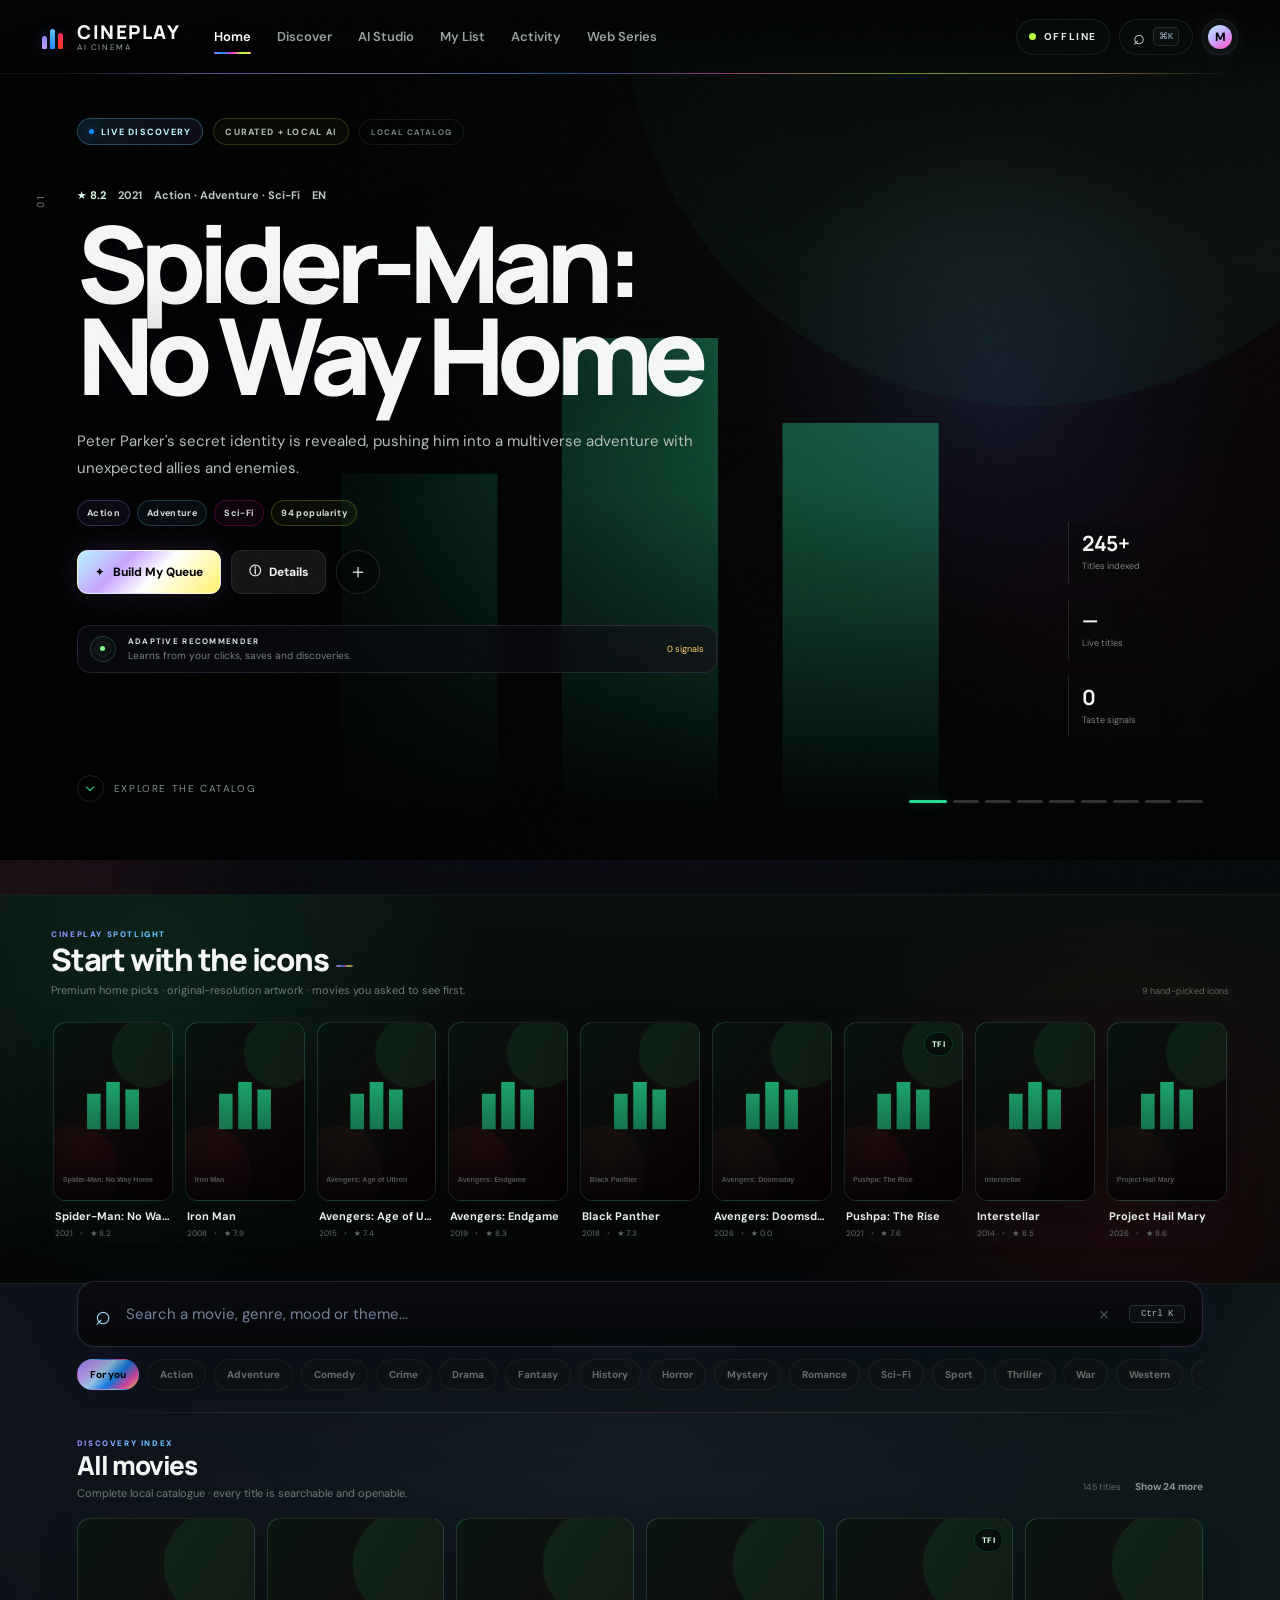
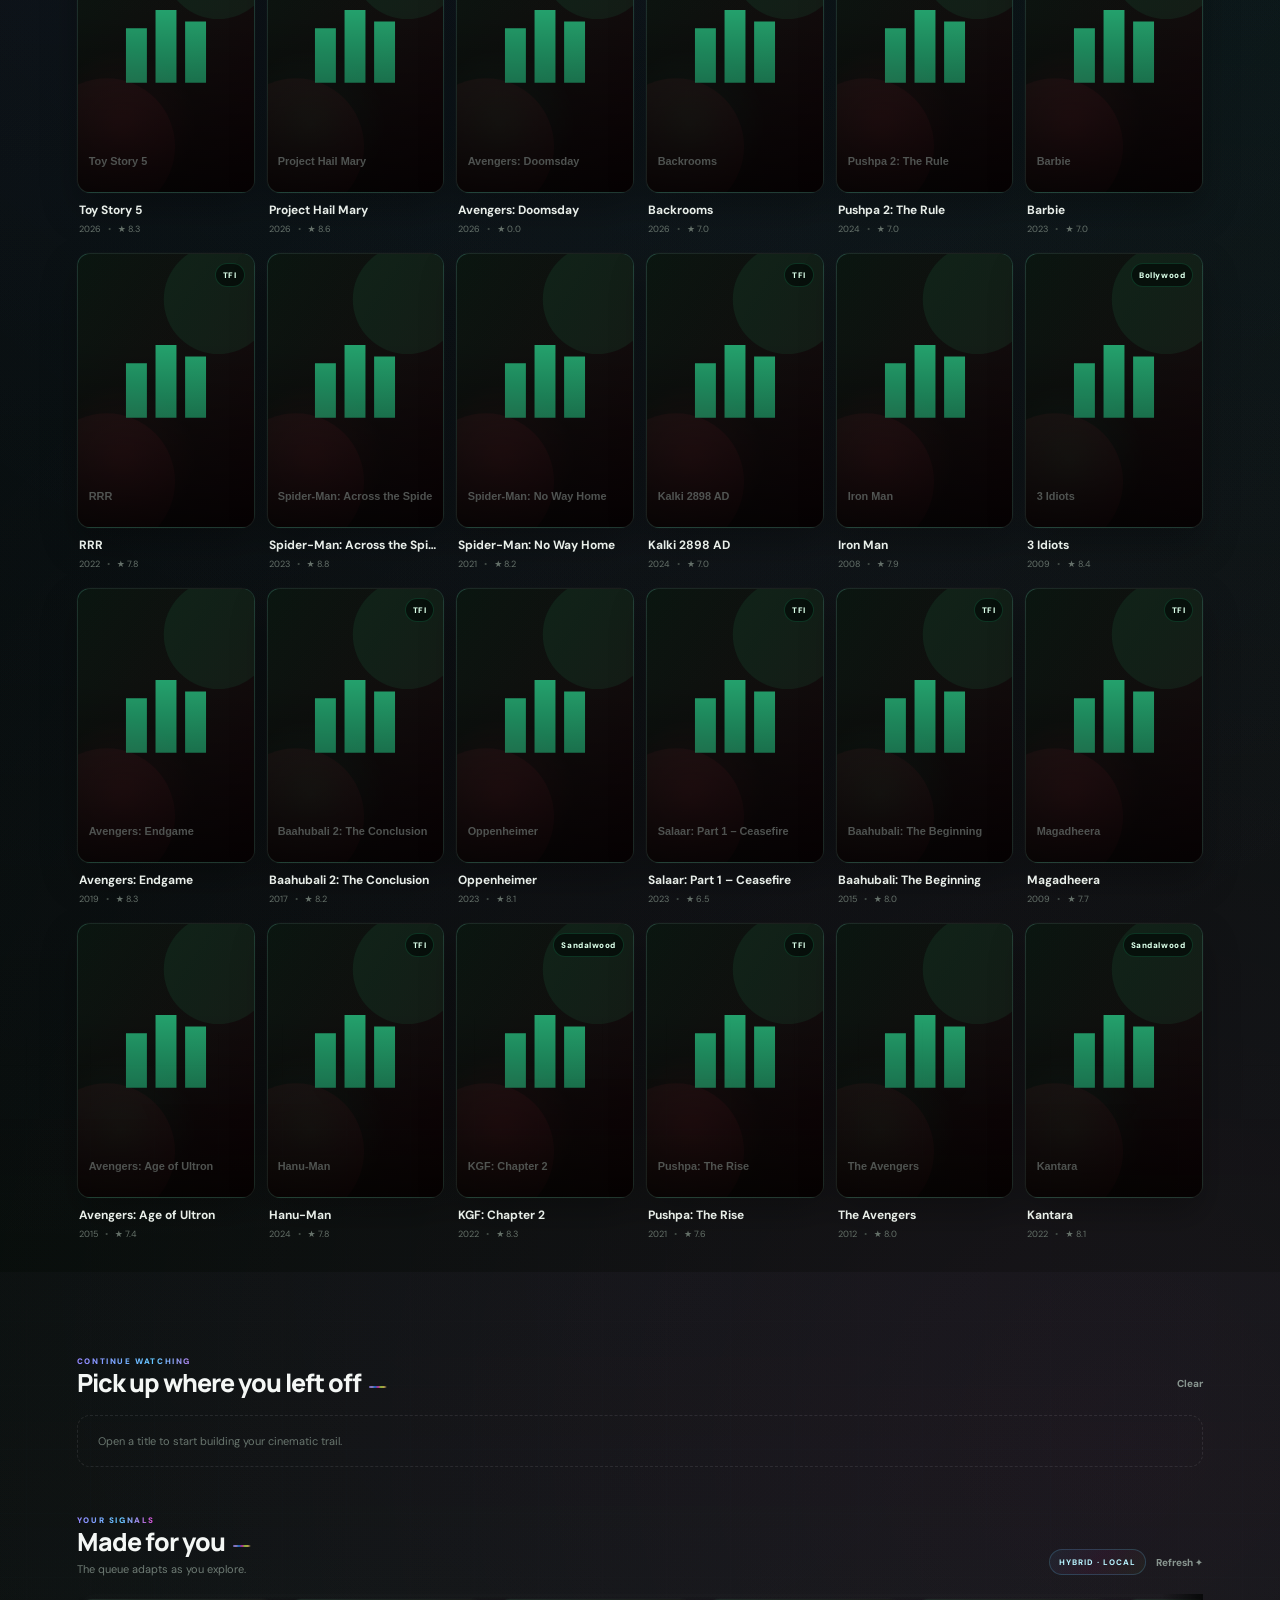
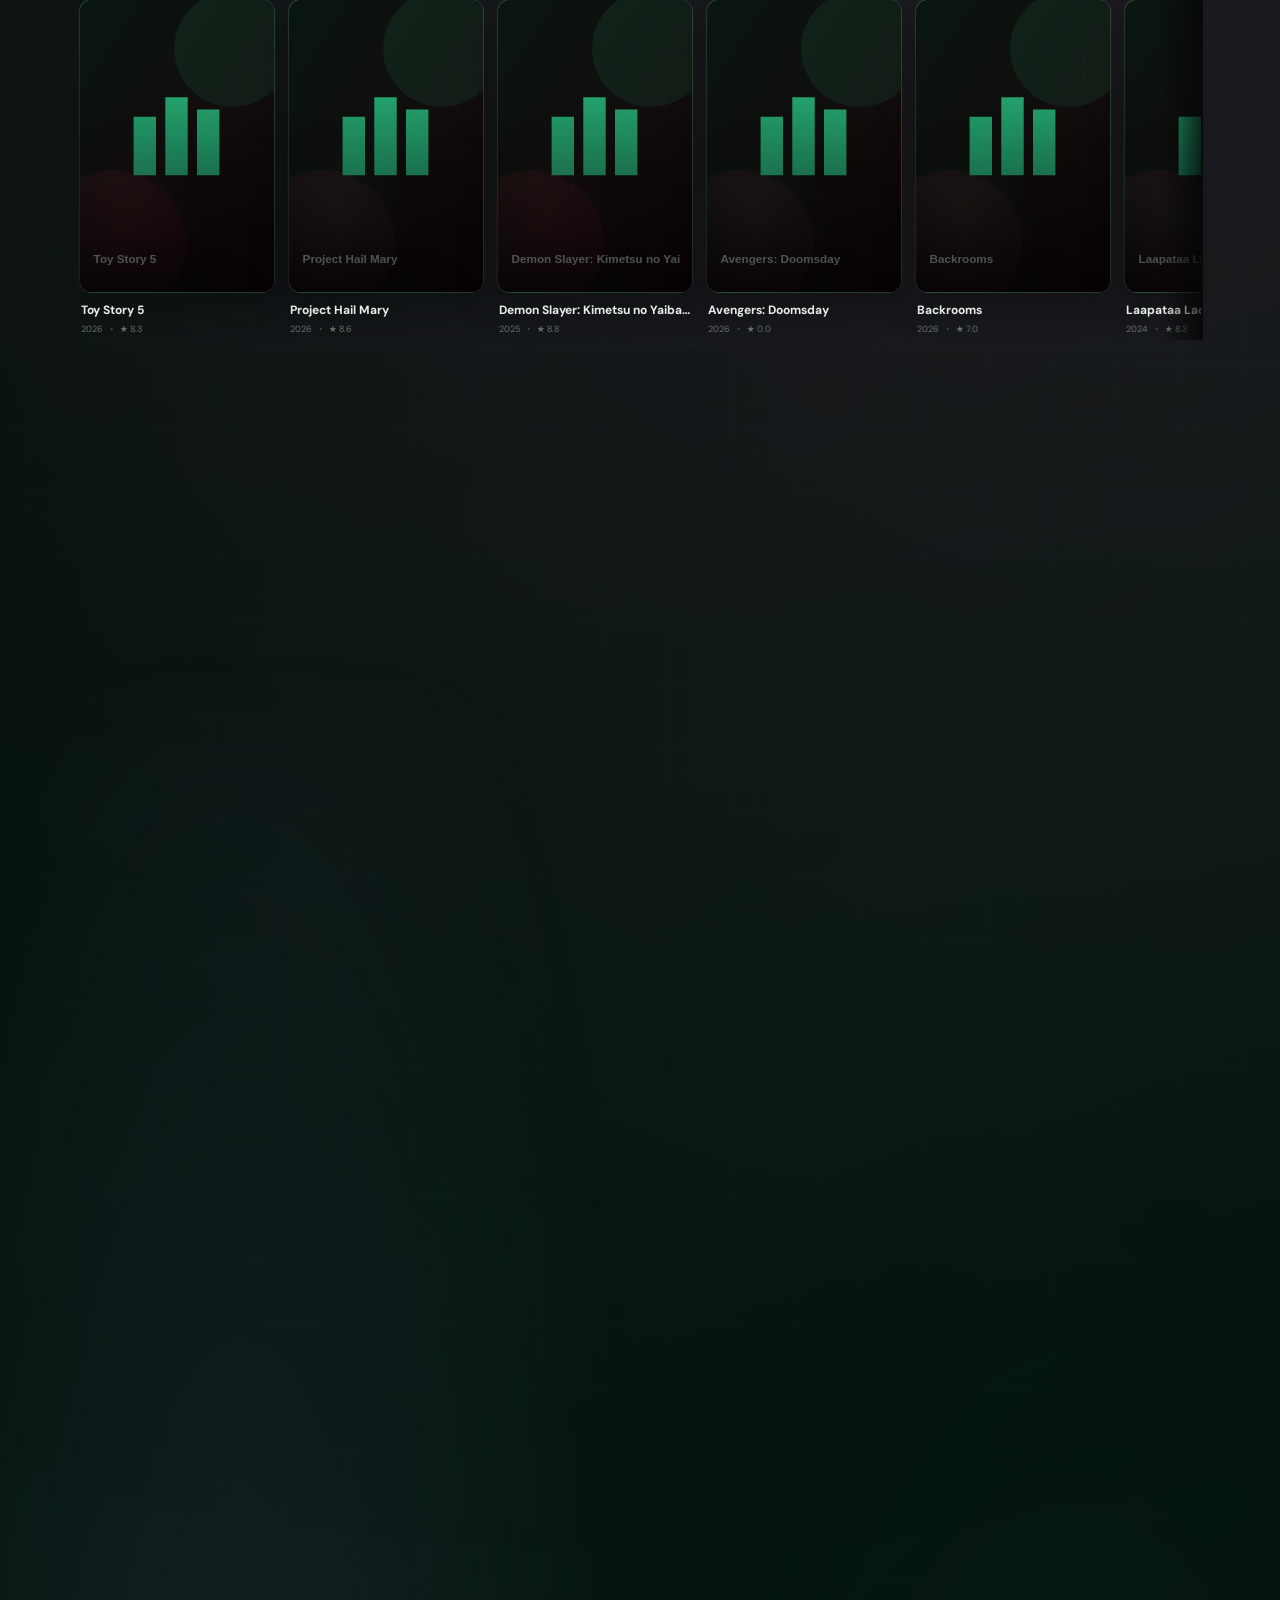
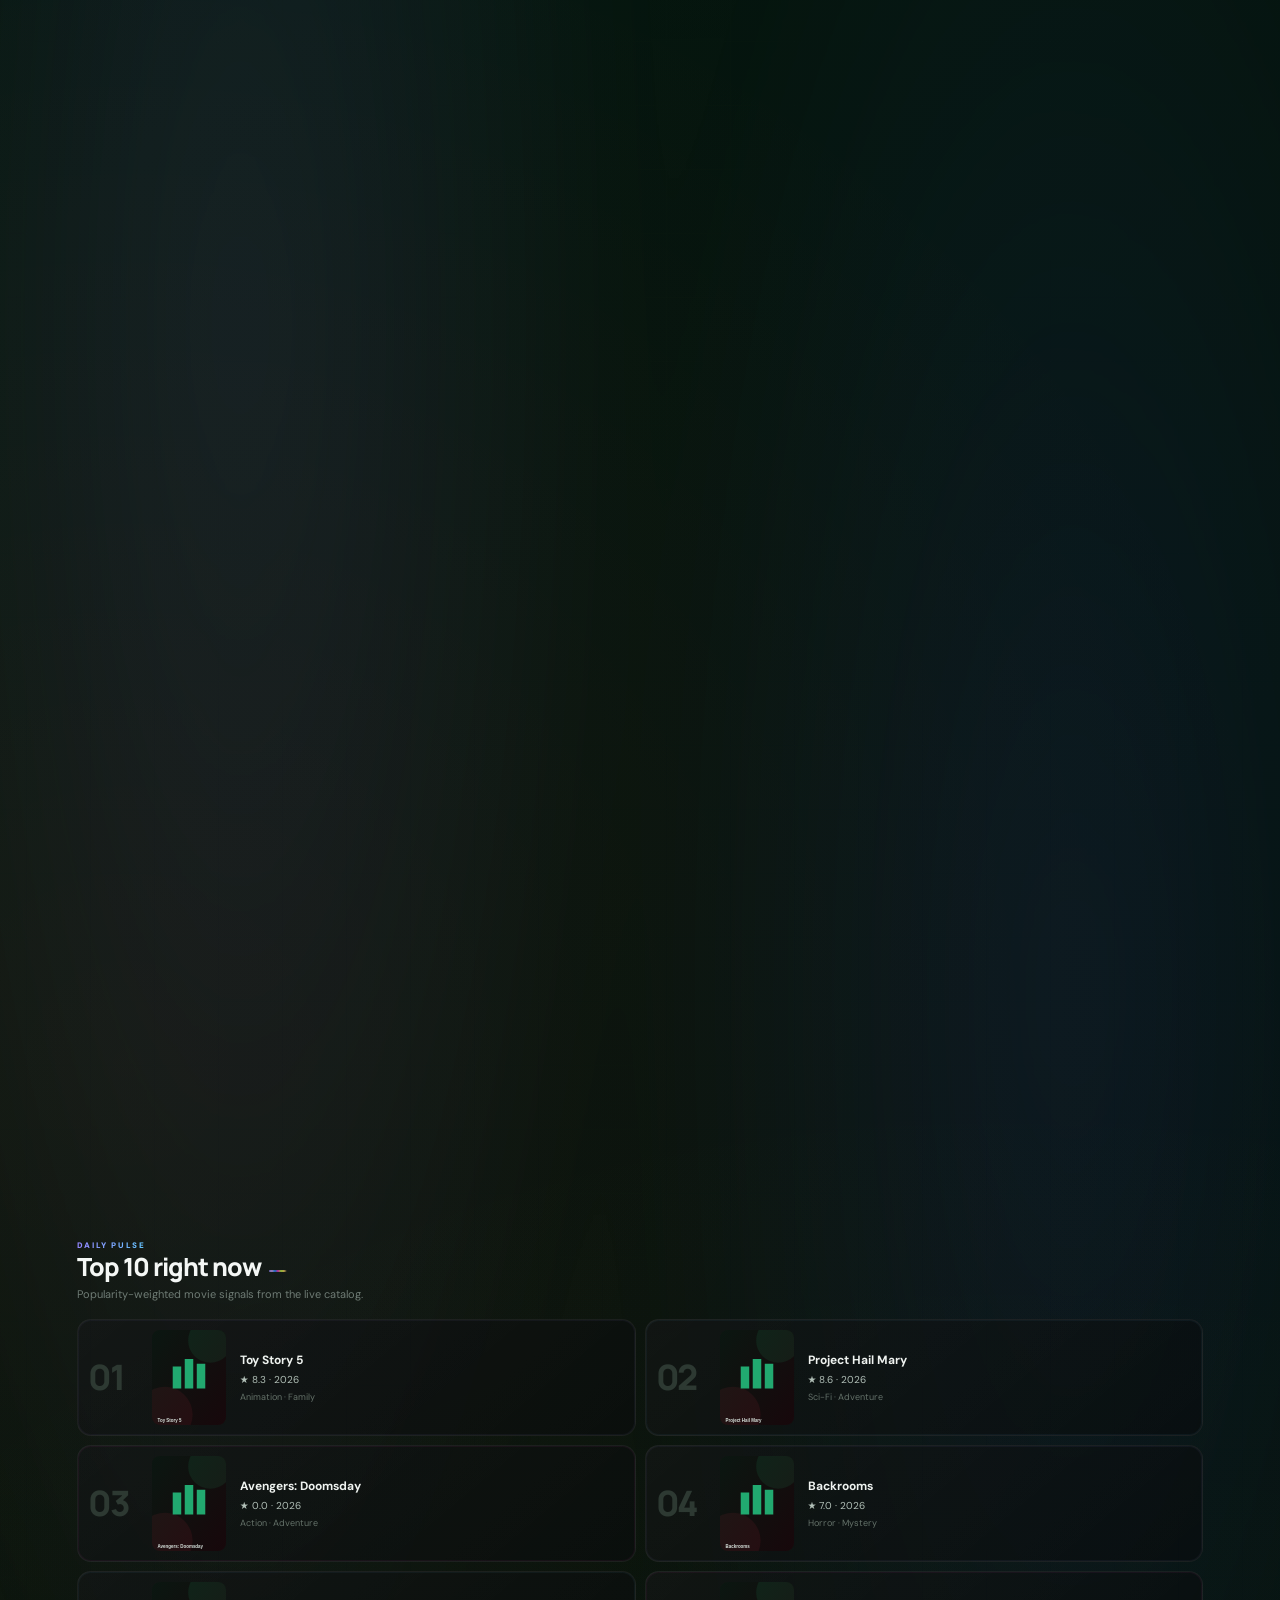
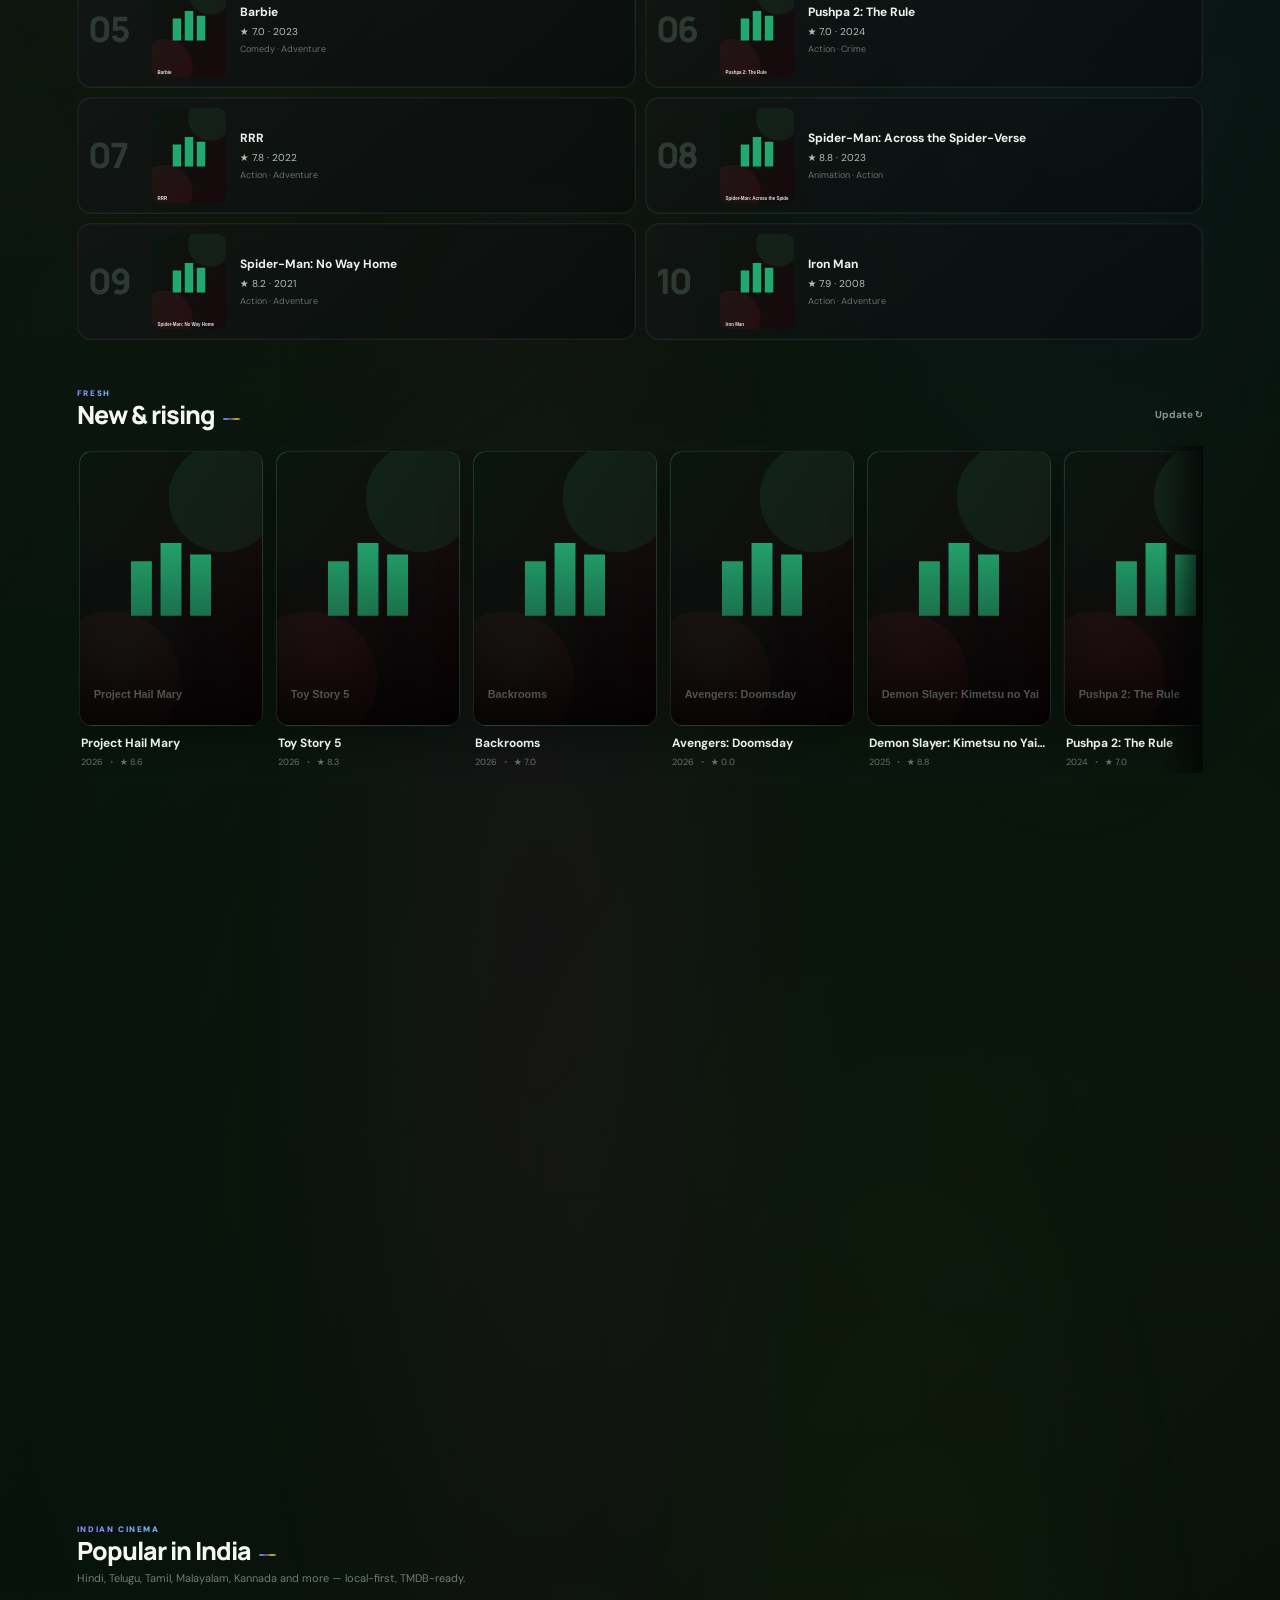
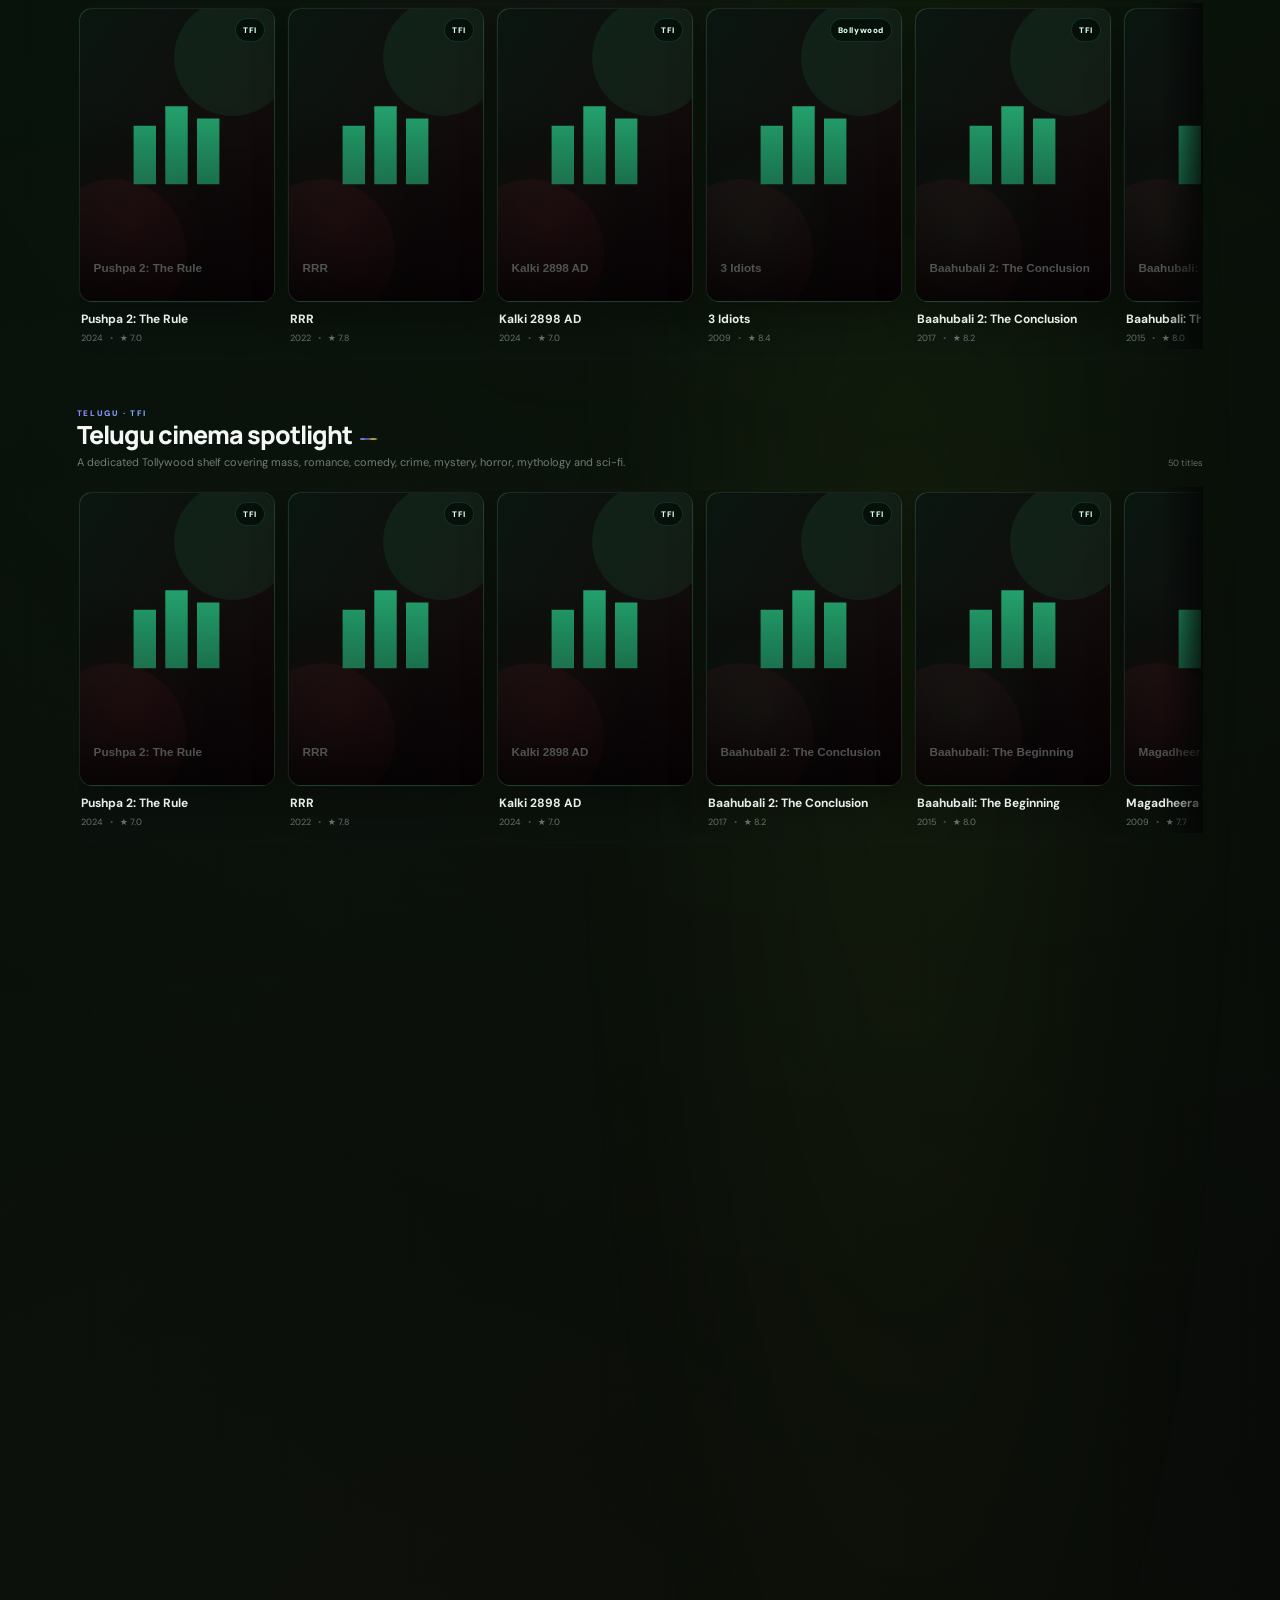
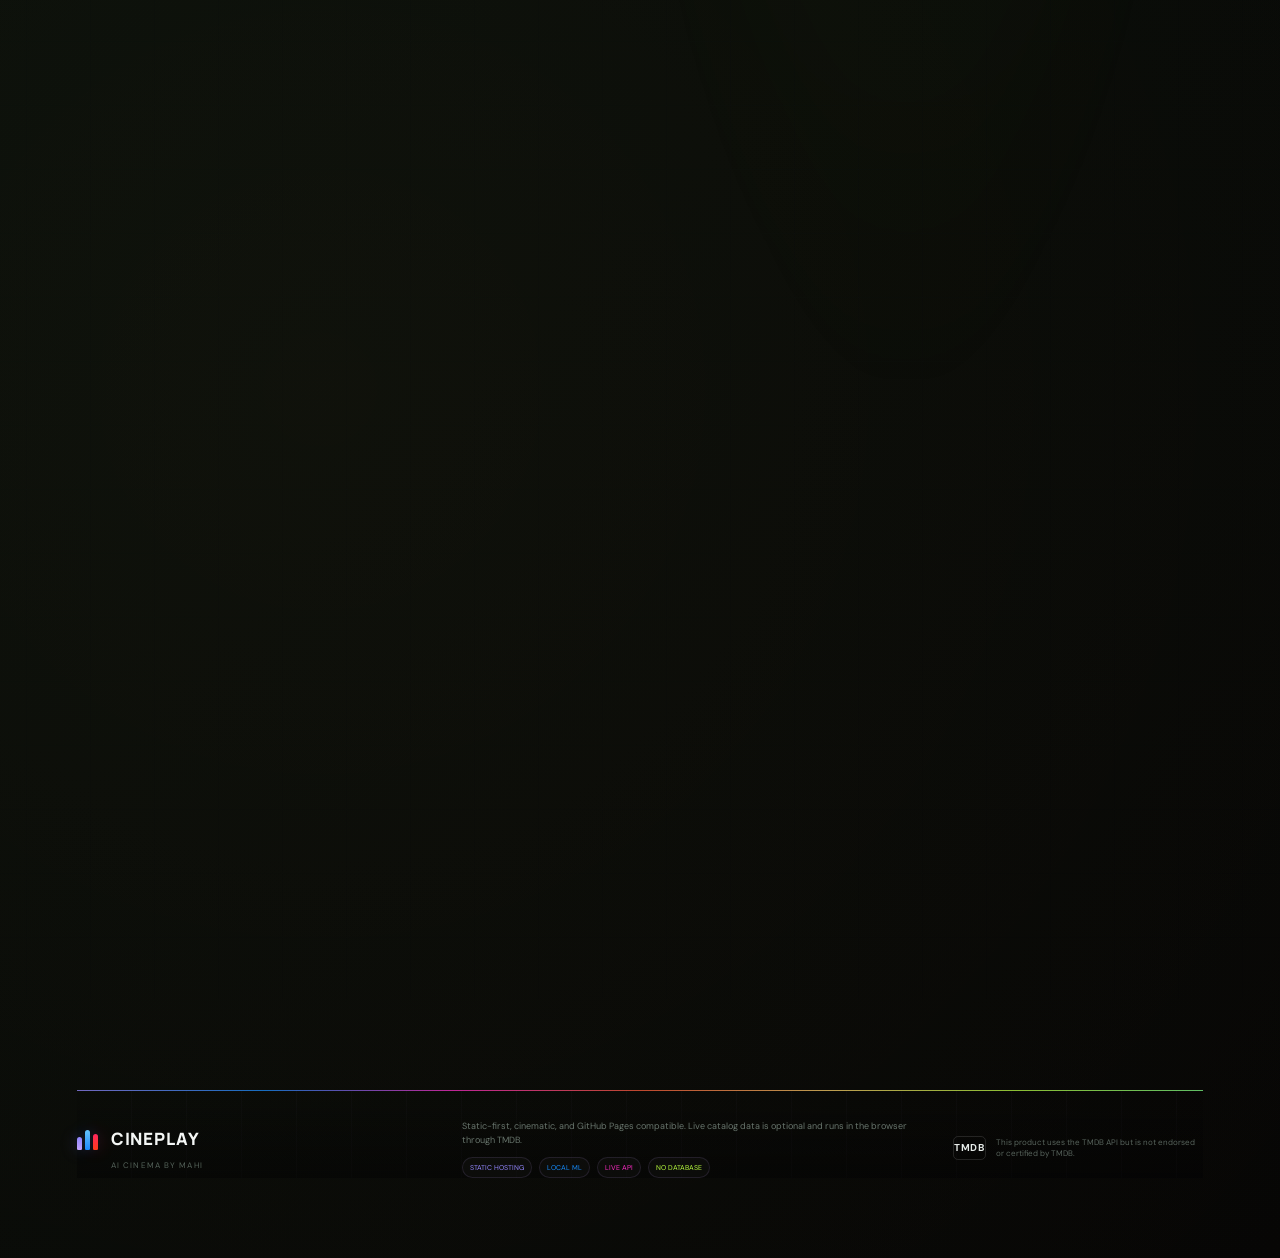
<file: index.html>
<!doctype html>
<html lang="en">
<head>
  <meta charset="utf-8">
  <meta name="viewport" content="width=device-width,initial-scale=1,viewport-fit=cover">
  <meta name="theme-color" content="#020203">
  <meta name="description" content="CINEPLAY — cinematic AI movie discovery with adaptive recommendations, semantic search, grounded movie Q&A, and online TMDB poster artwork.">
  <meta name="author" content="Mahi">
  <meta name="color-scheme" content="dark">
  <meta property="og:title" content="CINEPLAY — AI Movie Discovery">
  <meta property="og:description" content="Explore cinematic poster art, adaptive recommendations, semantic movie discovery, and grounded AI answers.">
  <meta property="og:type" content="website">
  <title>CINEPLAY — AI Movie Discovery</title>
  <link rel="preconnect" href="https://image.tmdb.org">
  <link rel="preconnect" href="https://fonts.googleapis.com">
  <link rel="preconnect" href="https://fonts.gstatic.com" crossorigin>
  <link href="https://fonts.googleapis.com/css2?family=DM+Sans:wght@400;500;600;700&family=Manrope:wght@500;600;700;800&display=swap" rel="stylesheet">
  <link rel="icon" href="assets/cineplay-icon.svg" type="image/svg+xml">
  <link rel="manifest" href="manifest.webmanifest">
  <link rel="stylesheet" href="assets/styles.css?v=20261021-clean-audio01">
</head>
<body>

  <div class="cinema-loader" id="cinemaLoader" aria-hidden="false">
    <div class="cinema-loader-backdrop"></div>
    <div class="cinema-loader-grid"></div>
    <div class="cinema-loader-orbit orbit-a"></div>
    <div class="cinema-loader-orbit orbit-b"></div>
    <div class="cinema-loader-particles" aria-hidden="true"><i></i><i></i><i></i><i></i><i></i><i></i><i></i><i></i></div>
    <div class="cinema-loader-core">
      <div class="loader-reel" aria-hidden="true"><span></span><span></span><span></span><span></span><b></b></div>
      <div class="loader-wordmark"><strong>CINEPLAY</strong><small>AI CINEMA</small></div>
      <div class="loader-kicker"><i></i> OPENING THE CINEMA <i></i></div>
      <div class="loader-progress"><span id="cinemaLoaderBar"></span></div>
      <div class="loader-status" id="cinemaLoaderStatus">Warming up the title index…</div>
    </div>
    <div class="cinema-loader-footer"><span>BY MAHI</span><span>DISCOVER · WATCH · REPEAT</span></div>
  </div>
  <div class="app-shell">
    <div class="ambient ambient-green"></div>
    <div class="ambient ambient-red"></div>
    <div class="grain"></div>

    <header class="topbar">
      <a class="brand" href="#home" aria-label="CINEPLAY home">
        <span class="brand-symbol"><b></b><b></b><b></b></span>
        <span class="brand-copy"><strong>CINEPLAY</strong><small>AI CINEMA</small></span>
      </a>

      <nav class="main-nav" id="mainNav">
        <a class="active" href="#home">Home</a>
        <a href="#discover">Discover</a>
        <a href="#intelligenceStudio">AI Studio</a>
        <a href="#my-list">My List</a>
        <a href="#activity">Activity</a>
        <a href="#web-series">Web Series</a>
      </nav>

      <div class="topbar-actions">
        <button class="mobile-menu" id="mobileMenu" type="button" aria-label="Open navigation" aria-expanded="false"><span></span><span></span><span></span></button>
        <button class="live-control" id="liveBtn" type="button" title="Live catalog settings">
          <span class="pulse-dot"></span><span id="liveLabel">LIVE</span>
        </button>
        <button class="search-trigger" id="searchTrigger" type="button" aria-label="Open search"><span>⌕</span><kbd>⌘K</kbd></button>
        <button class="profile-control" id="profileBtn" type="button" aria-label="Open profile"><span>M</span></button>
      </div>
    </header>

  <aside class="mobile-drawer" id="mobileDrawer" aria-hidden="true">
    <div class="mobile-drawer-backdrop" data-close-drawer></div>
    <div class="mobile-drawer-panel">
      <div class="mobile-drawer-head"><strong>CINEPLAY</strong><button class="drawer-close" data-close-drawer aria-label="Close navigation">×</button></div>
      <nav>
        <a href="#home" data-drawer-link>Home</a>
        <a href="#discover" data-drawer-link>Discover</a>
        <a href="#intelligenceStudio" data-drawer-link>AI Studio</a>
        <a href="#my-list" data-drawer-link>My List</a>
        <a href="#activity" data-drawer-link>Activity</a>
        <a href="#web-series" data-drawer-link>Web Series</a>
      </nav>
      <div class="drawer-note"><span class="pulse-dot"></span><span>Adaptive movie intelligence</span></div>
    </div>
  </aside>

    <main id="app">
      <section class="hero" id="home">
        <div class="hero-backdrop" id="heroMedia"></div>
        <div class="hero-overlay"></div>
        <div class="hero-topline">
          <span class="live-badge"><i></i> LIVE DISCOVERY</span>
          <span class="hero-source" id="sourceLabel">CURATED + AI</span><span class="hero-live-age" id="heroLiveAge">LOCAL CATALOG</span>
        </div>

        <div class="hero-content">
          <div class="hero-index" id="heroIndex">01</div>
          <div class="hero-copy">
            <div class="hero-meta" id="heroMeta"></div>
            <h1 id="heroTitle">Spider-Man: No Way Home</h1>
            <p id="heroOverview"></p>
            <div class="hero-chip-row" id="heroTags"></div>
            <div class="hero-actions">
              <button class="btn btn-primary" id="heroRecommend"><span>✦</span> Build My Queue</button>
              <button class="btn btn-ghost" id="heroDetails"><span>ⓘ</span> Details</button>
              <button class="icon-round" id="heroList" type="button" title="Add to My List">＋</button>
            </div>
            <div class="engine-strip">
              <div class="engine-orbit"><span></span></div>
              <div>
                <b>ADAPTIVE RECOMMENDER</b>
                <small id="engineText">Learns from your clicks, saves and discoveries.</small>
              </div>
              <span class="engine-score" id="engineScore">0 signals</span>
            </div>
          </div>
        </div>

        <div class="hero-side-stats">
          <div><span id="heroCount">30+</span><small>Titles indexed</small></div>
          <div><span id="liveCount">—</span><small>Live titles</small></div>
          <div><span id="signalCount">0</span><small>Taste signals</small></div>
        </div>

        <div class="hero-dots" id="heroDots"></div>
        <a class="scroll-cue" href="#discover"><span></span> Explore the catalog</a>
      </section>

      <section class="home-spotlight section-block" id="homeSpotlight">
        <div class="section-heading">
          <div><span class="eyebrow">CINEPLAY SPOTLIGHT</span><h2>Start with the icons</h2><p>Premium home picks · original-resolution artwork · movies you asked to see first.</p></div>
          <span class="small-note">9 hand-picked icons</span>
        </div>
        <div class="rail" id="homeSpotlightRail"></div>
      </section>

      <section class="search-dock" id="discover">
        <div class="dock-inner">
          <div class="search-box">
            <span class="search-icon">⌕</span>
            <input id="searchInput" autocomplete="off" spellcheck="false" placeholder="Search a movie, genre, mood or theme...">
            <button id="clearSearch" class="clear-search" type="button" aria-label="Clear search">×</button>
            <kbd>Ctrl K</kbd>
          </div>
          <div class="search-panel hidden" id="searchPanel"></div>
          <div class="filter-row" id="filterRow">
            <button class="filter-chip active" data-filter="all">For you</button>
            <button class="filter-chip" data-filter="action">Action</button>
            <button class="filter-chip" data-filter="adventure">Adventure</button>
            <button class="filter-chip" data-filter="comedy">Comedy</button>
            <button class="filter-chip" data-filter="crime">Crime</button>
            <button class="filter-chip" data-filter="drama">Drama</button>
            <button class="filter-chip" data-filter="fantasy">Fantasy</button>
            <button class="filter-chip" data-filter="history">History</button>
            <button class="filter-chip" data-filter="horror">Horror</button>
            <button class="filter-chip" data-filter="mystery">Mystery</button>
            <button class="filter-chip" data-filter="romance">Romance</button>
            <button class="filter-chip" data-filter="sci-fi">Sci-Fi</button>
            <button class="filter-chip" data-filter="sport">Sport</button>
            <button class="filter-chip" data-filter="thriller">Thriller</button>
            <button class="filter-chip" data-filter="war">War</button>
            <button class="filter-chip" data-filter="western">Western</button>
            <button class="filter-chip" data-filter="animation">Animation</button>
            <button class="filter-chip" data-filter="biography">Biography</button>
            <button class="filter-chip" data-filter="documentary">Documentary</button>
            <button class="filter-chip" data-filter="family">Family</button>
            <button class="filter-chip" data-filter="music">Music</button>
            <button class="filter-chip" data-filter="musical">Musical</button>
            <button class="filter-chip" data-filter="india">India</button>
            <button class="filter-chip" data-filter="telugu">Telugu · TFI</button>
            <button class="filter-chip" data-filter="hindi">Hindi</button>
            <button class="filter-chip" data-filter="tamil">Tamil</button>
            <button class="filter-chip" data-filter="malayalam">Malayalam</button>
            <button class="filter-chip" data-filter="kannada">Kannada</button>
            <button class="filter-chip" data-filter="bengali">Bengali</button>
            <button class="filter-chip" data-filter="marathi">Marathi</button>
            <button class="filter-chip" data-filter="punjabi">Punjabi</button>
          </div>
        </div>
      </section>

      <section class="filter-results-wrap" id="filterResultsSection">
        <div class="filter-results-head">
          <div>
            <span class="eyebrow">DISCOVERY INDEX</span>
            <h2 id="filterResultsTitle">All movies</h2>
            <p id="filterResultsSubtitle">Browse the complete local catalogue.</p>
          </div>
          <div class="filter-results-actions">
            <span class="small-note" id="filterResultsCount">0 titles</span>
            <button class="text-btn" id="filterShowMore" type="button">Show more</button>
          </div>
        </div>
        <div class="filter-results-grid" id="filterResultsGrid"></div>
      </section>

      <section class="dashboard">
        <div class="section-block" id="continueSection">
          <div class="section-heading">
            <div><span class="eyebrow">CONTINUE WATCHING</span><h2>Pick up where you left off</h2></div>
            <button class="text-btn" id="clearContinue" type="button">Clear</button>
          </div>
          <div class="continue-grid" id="continueRail"></div>
          <div class="empty-strip hidden" id="continueEmpty">Open a title to start building your cinematic trail.</div>
        </div>

        <div class="section-block">
          <div class="section-heading">
            <div><span class="eyebrow">YOUR SIGNALS</span><h2>Made for you</h2><p id="recommendationSubtitle">The queue adapts as you explore.</p></div>
            <div class="heading-actions"><span class="model-pill" id="modelPill">HYBRID MODEL</span><button class="text-btn" id="shuffleAi" type="button">Refresh ✦</button></div>
          </div>
          <div class="rail rail-wide" id="aiRail"></div>
        </div>

        <div class="section-block">
          <div class="section-heading">
            <div><span class="eyebrow">HAPPENING NOW</span><h2>Trending</h2><p>Live TMDB trend signals when connected.</p></div>
            <button class="text-btn" id="refreshTrending" type="button">Sync ↻</button>
          </div>
          <div class="rail" id="trendingRail"></div>
        </div>


        <section class="studio-panel section-block" id="intelligenceStudio" aria-labelledby="studioTitle">
          <div class="studio-header">
            <div>
              <span class="eyebrow">CINEPLAY INTELLIGENCE · STUDIO 02</span>
              <h2 id="studioTitle">Tell us the feeling. <span>We’ll find the film.</span></h2>
              <p>Explore by plot, atmosphere, genre or a memory of another movie—not just its title.</p>
            </div>
            <div class="studio-status" id="studioStatus" data-state="local" role="status" aria-live="polite">
              <span class="studio-status-dot"></span><span id="studioStatusText">LOCAL ENGINE · READY</span>
            </div>
          </div>
          <div class="studio-layout">
            <div class="studio-workbench">
              <label class="studio-label" for="studioQuery">What kind of movie are you looking for?</label>
              <textarea id="studioQuery" rows="3" maxlength="500" placeholder="A haunting small town, supernatural secrets, slow-burn mystery, and a story that keeps unfolding…"></textarea>
              <div class="studio-prompts" role="group" aria-label="Example movie searches">
                <button type="button" data-studio-prompt="Visually stunning space exploration, time dilation, and existential science fiction">✦ Cosmic and mind-bending</button>
                <button type="button" data-studio-prompt="Supernatural horror, a haunted town, ghosts, mysterious disappearances">◒ Supernatural mystery</button>
                <button type="button" data-studio-prompt="A clever thriller with unreliable reality, twists, and an ambiguous ending">⌁ Reality-bending thrillers</button>
              </div>
              <div class="studio-actions">
                <button class="btn btn-primary" id="studioSearchButton" type="button"><span>⌕</span> Find my next film</button>
                <button class="btn btn-outline" id="studioAskButton" type="button"><span>✧</span> Ask CINEPLAY</button>
                <button class="btn btn-ghost" id="studioApiButton" type="button">Connect API ↗</button>
              </div>
              <p class="studio-hint" id="studioHint">Starts locally. Connect your FastAPI service for semantic embeddings and grounded AI answers.</p>
            </div>
            <aside class="studio-showcase" aria-label="Movie artwork and catalog status">
              <div class="studio-orbit studio-orbit-one"></div>
              <div class="studio-orbit studio-orbit-two"></div>
              <div class="studio-showcase-copy">
                <span>YOUR NEXT OBSESSION</span>
                <strong>Stories beyond<br>the obvious.</strong>
                <small>DISCOVER · CONNECT · REPEAT</small>
              </div>
              <div class="studio-poster-wall" id="studioPosterWall" aria-label="Featured movie posters"></div>
              <div class="studio-stats">
                <div><span>LOCAL TITLES</span><strong id="studioCatalogCount">—</strong></div>
                <div><span>RETRIEVAL</span><strong>HYBRID</strong></div>
                <div><span>FALLBACK</span><strong>ALWAYS ON</strong></div>
              </div>
            </aside>
          </div>
          <div class="studio-answer hidden" id="studioAnswer" role="region" aria-labelledby="studioAnswerTitle">
            <div class="studio-answer-heading">
              <div><span class="eyebrow">GROUNDED RESPONSE</span><h3 id="studioAnswerTitle">CINEPLAY’s take</h3></div>
              <button class="text-btn" id="studioAnswerClear" type="button">Dismiss ×</button>
            </div>
            <p id="studioAnswerText"></p>
            <div class="studio-sources" id="studioSources" aria-label="Source titles"></div>
          </div>
          <div class="studio-results">
            <div class="studio-results-heading">
              <div><span class="eyebrow">YOUR RESULTS</span><h3 id="studioResultLabel">Ready when you are</h3></div>
              <span class="studio-result-count" id="studioResultCount">LOCAL CATALOG</span>
            </div>
            <div class="rail rail-wide" id="studioRail">
              <div class="studio-empty">Describe the atmosphere, story, or genre you want to explore.</div>
            </div>
          </div>
        </section>


        <section class="catalog-pulse section-block" id="catalogPulse" aria-labelledby="catalogPulseTitle">
          <div class="catalog-pulse-head">
            <div>
              <span class="eyebrow">DATA INTELLIGENCE · LIVE CATALOG</span>
              <h2 id="catalogPulseTitle">The signals behind the <span>screen.</span></h2>
              <p>Explore the real composition of the current movie index: genre mix, release eras, ratings and online artwork coverage.</p>
            </div>
            <div class="catalog-pulse-source" id="catalogPulseSource" data-mode="local" role="status" aria-live="polite">
              <i></i><span id="catalogPulseSourceText">CURATED CATALOG</span>
            </div>
          </div>
          <div class="catalog-pulse-stats" aria-label="Current movie catalog summary">
            <article class="catalog-stat"><span>INDEXED FILMS</span><strong id="insightMovieCount">—</strong><small>Current movie catalog</small></article>
            <article class="catalog-stat"><span>MEDIAN RATING</span><strong id="insightMedianRating">—</strong><small>Reported scale: 0–10</small></article>
            <article class="catalog-stat"><span>POSTER COVERAGE</span><strong id="insightPosterCoverage">—</strong><small>Remote artwork available</small></article>
            <article class="catalog-stat"><span>LANGUAGES</span><strong id="insightLanguageCount">—</strong><small>Distinct language codes</small></article>
          </div>
          <div class="catalog-chart-grid">
            <article class="catalog-chart-card">
              <div class="catalog-chart-heading"><div><span>01 / DISTRIBUTION</span><h3>Genre landscape</h3></div><small>TOP 6</small></div>
              <div class="catalog-genre-chart" id="genreChart" role="img" aria-label="Most common genres in the current catalog"><div class="catalog-chart-empty">Building catalog statistics…</div></div>
            </article>
            <article class="catalog-chart-card">
              <div class="catalog-chart-heading"><div><span>02 / TIMELINE</span><h3>Release eras</h3></div><small>DECADES</small></div>
              <div class="catalog-decade-chart" id="decadeChart" role="img" aria-label="Movie counts by release decade"><div class="catalog-chart-empty">Building release-year profile…</div></div>
            </article>
            <article class="catalog-chart-card">
              <div class="catalog-chart-heading"><div><span>03 / DATA QUALITY</span><h3>Artwork integrity</h3></div><small>ONLINE ASSETS</small></div>
              <div class="catalog-artwork-chart" id="artworkChart" aria-label="Catalog metadata coverage"><div class="catalog-chart-empty">Checking remote artwork links…</div></div>
            </article>
          </div>
          <p class="catalog-pulse-footnote" id="catalogPulseFootnote">Metrics are calculated from the current in-browser movie index. Posters and backdrops load from online TMDB image URLs when available.</p>
        </section>

        <div class="feature-band">
          <div class="feature-copy">
            <span class="eyebrow">CINEPLAY INTELLIGENCE</span>
            <h2>A recommendation system that learns your taste.</h2>
            <p>Every discovery becomes a signal. The browser builds a local taste profile using content similarity, genre affinity, rating confidence, freshness, popularity and an online preference model.</p>
            <div class="feature-metrics">
              <div><strong id="metricSignals">0</strong><span>signals learned</span></div>
              <div><strong id="metricGenres">0</strong><span>genre affinities</span></div>
              <div><strong>0</strong><span>servers required</span></div>
            </div>
          </div>
          <div class="feature-visual">
            <div class="neural-ring r1"></div><div class="neural-ring r2"></div><div class="neural-ring r3"></div>
            <span class="neural-core">AI</span>
            <i class="node n1"></i><i class="node n2"></i><i class="node n3"></i><i class="node n4"></i>
          </div>
        </div>

        <div class="section-block">
          <div class="section-heading">
            <div><span class="eyebrow">DAILY PULSE</span><h2>Top 10 right now</h2><p>Popularity-weighted movie signals from the live catalog.</p></div>
          </div>
          <div class="top10-grid" id="top10Rail"></div>
        </div>

        <div class="section-block">
          <div class="section-heading"><div><span class="eyebrow">FRESH</span><h2>New & rising</h2></div><button class="text-btn" id="refreshFresh" type="button">Update ↻</button></div>
          <div class="rail" id="newRail"></div>
        </div>

        <div class="section-block">
          <div class="section-heading"><div><span class="eyebrow">YOUR MOOD</span><h2>Choose a vibe</h2><p>Turn a feeling into a recommendation query.</p></div></div>
          <div class="mood-grid" id="moodGrid"></div>
        </div>

        <div class="section-block">
          <div class="section-heading"><div><span class="eyebrow">QUALITY SIGNAL</span><h2>Top rated</h2></div><span class="small-note">Bayesian-weighted with popularity and votes</span></div>
          <div class="rail" id="ratedRail"></div>
        </div>

        <div class="section-block">
          <div class="section-heading"><div><span class="eyebrow">INDIAN CINEMA</span><h2>Popular in India</h2><p>Hindi, Telugu, Tamil, Malayalam, Kannada and more — local-first, TMDB-ready.</p></div></div>
          <div class="rail rail-wide" id="indianRail"></div>
        </div>

        <div class="section-block">
          <div class="section-heading"><div><span class="eyebrow">TELUGU · TFI</span><h2>Telugu cinema spotlight</h2><p>A dedicated Tollywood shelf covering mass, romance, comedy, crime, mystery, horror, mythology and sci-fi.</p></div><span class="small-note" id="teluguCount">0 titles</span></div>
          <div class="rail rail-wide" id="teluguRail"></div>
        </div>

        <div class="section-block">
          <div class="section-heading"><div><span class="eyebrow">DISCOVERY</span><h2>Hidden gems</h2><p>Strong ratings, lower popularity, high recommendation potential.</p></div></div>
          <div class="rail" id="gemsRail"></div>
        </div>

        <div class="section-block" id="web-series">
          <div class="section-heading"><div><span class="eyebrow">SERIES INDEX</span><h2>100 Best Web Series</h2><p>Curated classics and high-rated series with dedicated poster artwork.</p></div><span class="small-note">100 titles</span></div>
          <div class="rail rail-wide" id="seriesRail"></div>
        </div>

        <div class="section-block" id="my-list">
          <div class="section-heading"><div><span class="eyebrow">YOUR LIBRARY</span><h2>My List</h2><p>Saved locally in this browser.</p></div><button class="text-btn danger" id="clearList" type="button">Clear all</button></div>
          <div class="rail" id="listRail"></div>
          <div class="empty-strip hidden" id="listEmpty">Your list is empty. Save anything you want to watch later.</div>
        </div>

        <div class="section-block" id="activity">
          <div class="section-heading"><div><span class="eyebrow">LOCAL MEMORY</span><h2>Your activity</h2><p>A private browser-side trail used to improve recommendations.</p></div><button class="text-btn danger" id="clearHistory" type="button">Clear history</button></div>
          <div class="activity-layout">
            <div class="activity-list" id="historyList"></div>
            <aside class="profile-card">
              <div class="profile-avatar">M</div>
              <span class="eyebrow">LOCAL PROFILE</span>
              <h3 id="profileTitle">CINEPLAY Explorer</h3>
              <p id="profileText">Explore a few titles and the engine will start detecting patterns in your taste.</p>
              <div class="preference-bars" id="preferenceBars"></div>
              <button class="btn btn-outline full" id="openAiLab" type="button">Open AI Lab</button>
            </aside>
          </div>
          <div class="empty-strip hidden" id="historyEmpty">No activity yet. Your interactions will appear here.</div>
        </div>

        <footer class="site-footer">
          <div class="footer-brand">
            <span class="brand-symbol"><b></b><b></b><b></b></span>
            <strong>CINEPLAY</strong>
            <small>AI CINEMA BY MAHI</small>
          </div>
          <div class="footer-copy">
            <p>Static-first, cinematic, and GitHub Pages compatible. Live catalog data is optional and runs in the browser through TMDB.</p>
            <div class="footer-tags"><span>STATIC HOSTING</span><span>LOCAL ML</span><span>LIVE API</span><span>NO DATABASE</span></div>
          </div>
          <div class="tmdb-credit"><b>TMDB</b><span>This product uses the TMDB API but is not endorsed or certified by TMDB.</span></div>
        </footer>
      </section>
    </main>
  </div>


  <div class="modal hidden" id="movieModal" role="dialog" aria-modal="true" aria-labelledby="modalTitle">
    <div class="modal-backdrop" data-close-modal></div>
    <article class="movie-modal">
      <button class="modal-close" data-close-modal aria-label="Close">×</button>
      <div class="modal-hero" id="modalMedia"></div>
      <div class="modal-content">
        <div class="modal-topline"><span class="eyebrow" id="modalKicker"></span><span class="match-badge" id="modalMatch"></span></div>
        <h2 id="modalTitle"></h2>
        <div class="modal-meta" id="modalMeta"></div>
        <p id="modalOverview"></p>
        <div class="why-box" id="whyBox"></div>
        <div class="live-detail-grid">
          <div class="detail-box" id="providerBox"><span class="detail-label">WHERE TO WATCH</span><div id="providerContent">Connect live catalog to check regional providers.</div></div>
          <div class="detail-box" id="reviewBox"><span class="detail-label">REVIEW PULSE</span><div id="reviewContent">Open this title in a live catalog to load review context.</div></div>
        </div>
        <div class="tag-cloud" id="modalTags"></div>
        <div class="modal-actions">
          <button class="btn btn-primary" id="modalRecommend" type="button">✦ Find similar</button>
          <button class="btn btn-ghost" id="modalTrailer" type="button">▶ Trailer</button>
          <button class="btn btn-outline" id="modalCritics" type="button">Critics</button>
          <button class="icon-round" id="modalList" type="button">＋</button>
        </div>
      </div>
    </article>
  </div>

  <div class="modal hidden" id="settingsModal" role="dialog" aria-modal="true" aria-labelledby="settingsTitle">
    <div class="modal-backdrop" data-close-settings></div>
    <article class="settings-modal">
      <button class="modal-close" data-close-settings aria-label="Close">×</button>
      <span class="eyebrow">LIVE CATALOG</span>
      <h2 id="settingsTitle">Connect TMDB</h2>
      <p>CINEPLAY can run entirely from GitHub Pages. Add your own TMDB credential to turn on live trend, search, regional discovery and fresh releases directly in your browser.</p>
      <label for="tmdbKey">TMDB v3 API key</label>
      <div class="key-row"><input id="tmdbKey" type="password" autocomplete="off" placeholder="Paste your TMDB API key"><button class="btn btn-primary" id="saveKey" type="button">Connect</button></div>
      <label for="backendUrl">Optional Python ML API URL</label>
      <div class="key-row"><input id="backendUrl" type="url" autocomplete="off" placeholder="https://your-api.example.com"><button class="btn btn-outline" id="saveBackend" type="button">Use API</button></div>
      <div class="settings-status" id="settingsStatus"></div>
      <div class="settings-grid">
        <div><b>Live endpoints</b><span>Trending · popular · top rated · new releases · India discovery · search</span></div>
        <div><b>Python ML layer</b><span>Optional FastAPI + SQL + MongoDB + scikit-learn companion API.</span></div>
        <div><b>Fallback mode</b><span>Core CINEPLAY stays usable when either external service is unavailable.</span></div>
      </div>
      <div class="settings-actions"><button class="btn btn-outline" id="removeKey" type="button">Remove</button><button class="btn btn-ghost" data-close-settings type="button">Done</button></div>
      <small>Use a credential you are authorized to use with TMDB. Public client-side credentials can be viewed by visitors, so do not treat a browser-stored API key as a secret.</small>
    </article>
  </div>

  <div class="modal hidden" id="aiLabModal" role="dialog" aria-modal="true" aria-labelledby="aiLabTitle">
    <div class="modal-backdrop" data-close-ai-lab></div>
    <article class="ai-lab-modal">
      <button class="modal-close" data-close-ai-lab aria-label="Close">×</button>
      <span class="eyebrow">CINEPLAY MODEL</span>
      <h2 id="aiLabTitle">AI Recommendation Lab</h2>
      <p>Everything below runs in your browser. Your behavior updates the local model without a server-side user profile.</p>
      <div class="lab-grid">
        <div class="lab-card"><span>01</span><b>Content vector</b><small>Genres, tags, overview, language, year and movie metadata.</small></div>
        <div class="lab-card"><span>02</span><b>Similarity</b><small>Cosine similarity + genre overlap identifies titles with a matching profile.</small></div>
        <div class="lab-card"><span>03</span><b>Online learning</b><small>Positive interactions nudge local feature weights toward your choices.</small></div>
        <div class="lab-card"><span>04</span><b>Ranking</b><small>Combines affinity, quality, freshness, popularity, novelty and exploration.</small></div>
      </div>
      <div class="model-console" id="modelConsole"></div>
      <div class="settings-actions"><button class="btn btn-outline" id="resetModel" type="button">Reset learning</button><button class="btn btn-primary" data-close-ai-lab type="button">Close</button></div>
    </article>
  </div>

  <div class="command hidden" id="commandPalette" role="dialog" aria-modal="true">
    <div class="command-backdrop" data-close-command></div>
    <div class="command-card">
      <div class="command-search"><span>⌕</span><input id="commandInput" placeholder="Search movies or jump to a section…"><kbd>ESC</kbd></div>
      <div class="command-body" id="commandResults"></div>
    </div>
  </div>

  <div class="toast" id="toast" role="status" aria-live="polite"></div>
  <div class="scroll-progress" id="scrollProgress"></div>


  <script>
    (() => {
      const releaseLoader = () => {
        const loader = document.getElementById("cinemaLoader");
        if (!loader) return;
        loader.classList.add("is-done");
        loader.setAttribute("aria-hidden", "true");
      };
      window.setTimeout(releaseLoader, 2200);
      window.addEventListener("error", () => window.setTimeout(releaseLoader, 280), { once: true });
      window.addEventListener("unhandledrejection", () => window.setTimeout(releaseLoader, 280), { once: true });
    })();
  </script>
  <script src="data/movies.js?v=20261005-21"></script>
  <script src="data/series.js?v=20261005-21"></script>
  <script src="assets/app.js?v=20261021-clean-audio01"></script>
</body>
</html>
</file>
<file: assets/styles.css>
:root{
  --bg:#040605;
  --bg-2:#070b09;
  --panel:#0b100d;
  --panel-2:#0e1410;
  --panel-3:#121a15;
  --text:#f4f7f5;
  --muted:#9aa79f;
  --muted-2:#68746e;
  --line:rgba(255,255,255,.08);
  --line-strong:rgba(255,255,255,.14);
  --green:#27dc91;
  --green-2:#0d8556;
  --red:#ff3e55;
  --shadow:0 24px 80px rgba(0,0,0,.46);
  --radius:18px;
  --ease:cubic-bezier(.2,.8,.2,1);
}
*{box-sizing:border-box}
html{scroll-behavior:smooth;background:var(--bg)}
body{margin:0;background:
  radial-gradient(circle at 78% 16%,rgba(39,220,145,.07),transparent 27%),
  radial-gradient(circle at 16% 74%,rgba(255,62,85,.06),transparent 26%),
  var(--bg);color:var(--text);font-family:"DM Sans",system-ui,-apple-system,BlinkMacSystemFont,"Segoe UI",sans-serif;overflow-x:hidden}
body.modal-open{overflow:hidden}
button,input{font:inherit}
button{cursor:pointer}
a{color:inherit;text-decoration:none}
.hidden{display:none!important}
.app-shell{position:relative;min-height:100vh;isolation:isolate;overflow:hidden}
.grain{position:fixed;inset:0;z-index:50;pointer-events:none;opacity:.035;background-image:url("data:image/svg+xml,%3Csvg viewBox='0 0 180 180' xmlns='http://www.w3.org/2000/svg'%3E%3Cfilter id='n'%3E%3CfeTurbulence type='fractalNoise' baseFrequency='.85' numOctaves='4' stitchTiles='stitch'/%3E%3C/filter%3E%3Crect width='100%25' height='100%25' filter='url(%23n)' opacity='.4'/%3E%3C/svg%3E")}
.ambient{position:fixed;z-index:-2;border-radius:50%;filter:blur(85px);opacity:.18;pointer-events:none}
.ambient-green{width:440px;height:440px;right:-180px;top:160px;background:rgba(31,216,140,.23);animation:driftGreen 18s ease-in-out infinite alternate}
.ambient-red{width:380px;height:380px;left:-170px;top:670px;background:rgba(255,45,71,.16);animation:driftRed 20s ease-in-out infinite alternate}
@keyframes driftGreen{to{transform:translate(-80px,110px) scale(1.15)}}
@keyframes driftRed{to{transform:translate(90px,-70px) scale(1.12)}}

/* top bar */
.topbar{position:fixed;z-index:30;left:0;right:0;top:0;height:74px;display:flex;align-items:center;gap:34px;padding:0 42px;background:linear-gradient(180deg,rgba(3,5,4,.94),rgba(3,5,4,.68),transparent);backdrop-filter:blur(12px);-webkit-backdrop-filter:blur(12px);transition:height .3s var(--ease),background .3s ease,box-shadow .3s ease}
.topbar.scrolled{height:66px;background:rgba(4,7,5,.86);box-shadow:0 12px 40px rgba(0,0,0,.2)}
.brand{display:flex;align-items:center;gap:11px;min-width:max-content}
.brand-symbol{display:flex;align-items:flex-end;gap:3px;width:24px;height:24px}
.brand-symbol b{display:block;width:5px;border-radius:4px 4px 2px 2px;background:linear-gradient(180deg,var(--green),#0a7148);box-shadow:0 0 14px rgba(39,220,145,.26)}
.brand-symbol b:nth-child(1){height:13px}.brand-symbol b:nth-child(2){height:20px}.brand-symbol b:nth-child(3){height:16px;background:linear-gradient(180deg,var(--red),#7f1727)}
.brand-copy{display:grid;gap:1px;line-height:1}
.brand-copy strong{font:800 19px/1 "Manrope",sans-serif;letter-spacing:.08em}
.brand-copy small{font-size:8px;color:var(--muted);letter-spacing:.2em}
.main-nav{display:flex;align-items:center;gap:26px}
.main-nav a{position:relative;color:#98a39d;font-size:13px;font-weight:600;padding:26px 0;transition:color .2s ease}
.main-nav a:after{content:"";position:absolute;left:0;right:0;bottom:17px;height:2px;border-radius:99px;background:var(--green);transform:scaleX(0);transition:transform .25s var(--ease)}
.main-nav a:hover,.main-nav a.active{color:#fff}
.main-nav a.active:after{transform:scaleX(1)}
.topbar-actions{display:flex;align-items:center;gap:9px;margin-left:auto}
.mobile-menu{display:none;width:36px;height:36px;border:1px solid rgba(255,255,255,.08);background:rgba(10,15,12,.65);border-radius:50%;padding:9px 8px;gap:4px;flex-direction:column;justify-content:center}
.mobile-menu span{display:block;width:100%;height:1px;background:#b9c4be;border-radius:99px;transition:.25s var(--ease)}
.mobile-menu.active span:nth-child(1){transform:translateY(5px) rotate(45deg)}
.mobile-menu.active span:nth-child(2){opacity:0}
.mobile-menu.active span:nth-child(3){transform:translateY(-5px) rotate(-45deg)}
.mobile-drawer{position:fixed;z-index:75;inset:0;pointer-events:none;visibility:hidden}
.mobile-drawer.open{pointer-events:auto;visibility:visible}
.mobile-drawer-backdrop{position:absolute;inset:0;background:rgba(0,0,0,.7);opacity:0;transition:opacity .25s ease}
.mobile-drawer.open .mobile-drawer-backdrop{opacity:1}
.mobile-drawer-panel{position:absolute;top:0;left:0;bottom:0;width:min(320px,84vw);padding:24px 22px;background:#080d0a;border-right:1px solid rgba(255,255,255,.08);transform:translateX(-100%);transition:transform .32s var(--ease);box-shadow:24px 0 80px rgba(0,0,0,.35)}
.mobile-drawer.open .mobile-drawer-panel{transform:none}
.mobile-drawer-head{display:flex;justify-content:space-between;align-items:center;padding:14px 2px 27px;border-bottom:1px solid rgba(255,255,255,.07);font:800 17px "Manrope";letter-spacing:.08em}
.drawer-close{width:32px;height:32px;border:1px solid rgba(255,255,255,.08);border-radius:50%;background:rgba(255,255,255,.03);color:#c5d0ca;font-size:19px}
.mobile-drawer nav{display:grid;gap:3px;padding-top:21px}
.mobile-drawer nav a{padding:13px 11px;border-radius:10px;color:#9ba7a0;font-size:12px;font-weight:700}
.mobile-drawer nav a:hover{background:rgba(39,220,145,.055);color:#eff7f2}
.drawer-note{display:flex;align-items:center;gap:8px;margin-top:27px;padding:11px 12px;border:1px solid rgba(39,220,145,.12);border-radius:11px;color:#6e7d74;font-size:9px;background:rgba(39,220,145,.03)}
.live-control,.search-trigger,.profile-control{border:1px solid var(--line);background:rgba(10,15,12,.68);color:#dfe7e3;transition:.25s var(--ease)}
.live-control{height:36px;padding:0 12px;border-radius:999px;display:flex;align-items:center;gap:8px;font-size:10px;font-weight:800;letter-spacing:.16em}
.live-control:hover,.search-trigger:hover,.profile-control:hover{border-color:rgba(39,220,145,.4);background:rgba(12,22,17,.94);box-shadow:0 0 0 1px rgba(39,220,145,.06),0 8px 26px rgba(0,0,0,.2)}
.live-control.loading .pulse-dot{animation:pulse .65s ease-in-out infinite}
.pulse-dot{width:7px;height:7px;border-radius:50%;background:var(--green);box-shadow:0 0 0 0 rgba(39,220,145,.55);animation:pulse 2s infinite}
@keyframes pulse{0%{box-shadow:0 0 0 0 rgba(39,220,145,.45)}70%{box-shadow:0 0 0 7px rgba(39,220,145,0)}100%{box-shadow:0 0 0 0 rgba(39,220,145,0)}}
.search-trigger{width:74px;height:36px;border-radius:999px;display:flex;align-items:center;justify-content:center;gap:8px}
.search-trigger span{font-size:20px;line-height:1}
.search-trigger kbd,.search-box kbd{font-size:9px;color:#7d8b84;border:1px solid rgba(255,255,255,.11);border-bottom-color:rgba(255,255,255,.2);border-radius:5px;padding:3px 5px;background:rgba(255,255,255,.03)}
.profile-control{width:36px;height:36px;border-radius:50%;display:grid;place-items:center;padding:0}
.profile-control span{font-size:12px;font-weight:800;color:#07100b;width:24px;height:24px;border-radius:50%;display:grid;place-items:center;background:linear-gradient(145deg,#fff,#b8c4be)}

/* hero */
.hero{position:relative;min-height:860px;height:min(92vh,940px);overflow:hidden}
.hero-backdrop{position:absolute;inset:-2%;background-size:cover;background-position:center 28%;transform:scale(1.02);transition:background-image .7s ease,transform .45s ease;filter:saturate(.94) contrast(1.03)}
.hero-overlay{position:absolute;inset:0;background:
  linear-gradient(90deg,rgba(4,6,5,.97) 0%,rgba(4,6,5,.9) 29%,rgba(4,6,5,.43) 59%,rgba(4,6,5,.32) 100%),
  linear-gradient(180deg,rgba(4,6,5,.5) 0%,transparent 30%,rgba(4,6,5,.24) 58%,var(--bg) 95%),
  radial-gradient(circle at 78% 38%,rgba(39,220,145,.1),transparent 24%),
  radial-gradient(circle at 83% 69%,rgba(255,62,85,.09),transparent 18%)}
.hero-topline{position:absolute;top:118px;left:6vw;display:flex;gap:10px;align-items:center}
.live-badge,.hero-source{display:inline-flex;align-items:center;gap:7px;height:27px;border-radius:999px;padding:0 11px;font-size:9px;letter-spacing:.14em;font-weight:800}
.live-badge{color:#b9ffe2;border:1px solid rgba(39,220,145,.2);background:rgba(23,94,64,.16)}
.live-badge i{width:5px;height:5px;border-radius:50%;background:var(--green);box-shadow:0 0 10px var(--green)}
.hero-source{color:#adb9b3;border:1px solid rgba(255,255,255,.08);background:rgba(4,6,5,.38)}
.hero-content{position:absolute;left:6vw;top:188px;width:min(690px,58vw)}
.hero-index{position:absolute;left:-42px;top:6px;font:600 10px/1 "Manrope";letter-spacing:.2em;color:#59655f;writing-mode:vertical-rl;transform:rotate(180deg)}
.hero-copy{position:relative}
.hero-meta{display:flex;align-items:center;gap:12px;flex-wrap:wrap;color:#bec7c3;font-size:11px;font-weight:700;margin-bottom:15px}
.hero-meta span{display:inline-flex;align-items:center;gap:5px}
.hero-meta .rating-star{color:#ddffe9}
.hero-meta .rating-star:first-letter{color:var(--green)}
.hero h1{font:800 clamp(58px,8.3vw,118px)/.87 "Manrope",sans-serif;letter-spacing:-.075em;margin:0 0 26px;max-width:10ch;text-wrap:balance;text-shadow:0 20px 60px rgba(0,0,0,.35)}
.hero p{max-width:620px;color:#b4beb8;font-size:15px;line-height:1.8;margin:0 0 18px}
.hero-chip-row{display:flex;gap:7px;flex-wrap:wrap;margin-bottom:24px}
.hero-chip-row span{border:1px solid rgba(255,255,255,.1);background:rgba(255,255,255,.04);padding:6px 9px;border-radius:999px;color:#d4ddd9;font-size:9px;font-weight:700;letter-spacing:.04em}
.hero-actions{display:flex;gap:10px;align-items:center}
.btn{height:44px;border-radius:11px;border:1px solid transparent;padding:0 17px;display:inline-flex;align-items:center;justify-content:center;gap:8px;font-size:12px;font-weight:800;transition:.25s var(--ease)}
.btn-primary{background:var(--text);color:#07100b;box-shadow:0 10px 28px rgba(0,0,0,.25)}
.btn-primary:hover{transform:translateY(-2px);background:#e7fff3;box-shadow:0 15px 35px rgba(0,0,0,.3)}
.btn-ghost{background:rgba(255,255,255,.07);color:#eef3f0;border-color:rgba(255,255,255,.08)}
.btn-ghost:hover{background:rgba(255,255,255,.11);border-color:rgba(255,255,255,.15);transform:translateY(-2px)}
.btn-outline{background:transparent;color:#dfe8e3;border-color:rgba(255,255,255,.13)}
.btn-outline:hover{border-color:rgba(39,220,145,.38);color:#caffdf;background:rgba(39,220,145,.05)}
.btn.full{width:100%}
.icon-round{width:44px;height:44px;border-radius:50%;border:1px solid rgba(255,255,255,.12);background:rgba(4,7,5,.48);color:#dfe7e3;font-size:20px;transition:.25s var(--ease)}
.icon-round:hover{border-color:rgba(39,220,145,.42);color:var(--green);background:rgba(39,220,145,.08);transform:translateY(-2px) rotate(8deg)}
.icon-round.added{border-color:rgba(39,220,145,.5);color:var(--green);background:rgba(39,220,145,.1)}
.engine-strip{display:flex;align-items:center;gap:12px;margin-top:31px;width:min(640px,100%);padding:10px 12px;border:1px solid rgba(255,255,255,.08);background:linear-gradient(90deg,rgba(6,11,8,.76),rgba(8,12,10,.43));border-radius:13px;backdrop-filter:blur(10px)}
.engine-orbit{position:relative;width:26px;height:26px;border-radius:50%;border:1px solid rgba(39,220,145,.25);display:grid;place-items:center}
.engine-orbit:before{content:"";position:absolute;inset:4px;border-radius:50%;border:1px solid rgba(255,255,255,.08)}
.engine-orbit span{width:5px;height:5px;border-radius:50%;background:var(--green);box-shadow:0 0 14px var(--green);animation:spinDot 2s linear infinite}
@keyframes spinDot{to{transform:rotate(360deg) translateX(7px)}}
.engine-strip div:nth-child(2){display:grid;gap:3px}
.engine-strip b{font-size:8px;letter-spacing:.16em;color:#d7e2dc}
.engine-strip small{font-size:10px;color:#75827b}
.engine-score{margin-left:auto;font-size:9px;color:#8e9b94;white-space:nowrap}
.hero-side-stats{position:absolute;right:5.5vw;bottom:123px;display:grid;gap:16px;width:142px}
.hero-side-stats div{padding:11px 13px;border-left:1px solid rgba(255,255,255,.12);background:linear-gradient(90deg,rgba(6,9,7,.48),transparent)}
.hero-side-stats span{display:block;font:700 21px/1 "Manrope";letter-spacing:-.03em}
.hero-side-stats small{display:block;color:#78837e;font-size:9px;margin-top:6px}
.hero-dots{position:absolute;right:6vw;bottom:57px;display:flex;gap:6px}
.hero-dots button{width:26px;height:3px;border:0;background:rgba(255,255,255,.18);border-radius:99px;padding:0;transition:.3s}
.hero-dots button.active{background:var(--green);box-shadow:0 0 10px rgba(39,220,145,.28);width:38px}
.scroll-cue{position:absolute;left:6vw;bottom:58px;display:flex;align-items:center;gap:10px;color:#829088;font-size:10px;text-transform:uppercase;letter-spacing:.16em}
.scroll-cue span{width:27px;height:27px;border-radius:50%;border:1px solid rgba(255,255,255,.11);position:relative}
.scroll-cue span:after{content:"";position:absolute;left:50%;top:8px;width:5px;height:5px;border-right:1px solid var(--green);border-bottom:1px solid var(--green);transform:translateX(-50%) rotate(45deg)}

/* search */
.search-dock{position:relative;z-index:12;margin-top:-3px;padding:0 6vw}
.dock-inner{position:relative}
.search-box{height:66px;display:flex;align-items:center;gap:13px;padding:0 17px;border:1px solid rgba(255,255,255,.11);background:linear-gradient(180deg,rgba(18,25,21,.96),rgba(9,13,11,.94));border-radius:18px;box-shadow:var(--shadow);backdrop-filter:blur(22px)}
.search-icon{font-size:27px;color:#89968f;line-height:1}
.search-box input{flex:1;border:0;outline:0;background:transparent;color:#eef4f0;font-size:15px}
.search-box input::placeholder{color:#66736c}
.search-box kbd{min-width:56px;text-align:center}
.clear-search{border:0;background:transparent;color:#708078;font-size:22px;line-height:1;opacity:.55}
.clear-search:hover{opacity:1;color:#fff}
.search-panel{position:absolute;left:0;right:0;top:75px;z-index:20;padding:8px;border:1px solid rgba(255,255,255,.09);border-radius:16px;background:rgba(8,12,10,.97);box-shadow:0 22px 60px rgba(0,0,0,.52);backdrop-filter:blur(18px);overflow:hidden}
.search-result{width:100%;display:grid;grid-template-columns:39px 1fr auto;align-items:center;gap:11px;text-align:left;border:0;background:transparent;color:var(--text);padding:9px;border-radius:11px}
.search-result:hover{background:rgba(39,220,145,.06)}
.search-thumb{width:39px;height:52px;border-radius:6px;overflow:hidden;background:#111}
.search-thumb img{width:100%;height:100%;display:block;object-fit:cover}
.search-result div:nth-child(2){display:grid;gap:3px}
.search-result b{font-size:12px}
.search-result span{font-size:10px;color:#75817b}
.search-result em{font-style:normal;font-size:9px;color:var(--green)}
.search-empty{padding:16px;color:#76827c;font-size:11px}
.filter-row{display:flex;gap:8px;overflow:auto;padding:12px 0 4px;scrollbar-width:none}
.filter-row::-webkit-scrollbar{display:none}
.filter-chip{border:1px solid rgba(255,255,255,.08);background:rgba(255,255,255,.035);color:#7f8c85;padding:8px 12px;border-radius:999px;font-size:10px;font-weight:800;white-space:nowrap;transition:.2s ease}
.filter-chip:hover{border-color:rgba(39,220,145,.24);color:#dff8eb}
.filter-chip.active{border-color:rgba(39,220,145,.23);background:rgba(39,220,145,.09);color:#caffdf;box-shadow:inset 0 0 0 1px rgba(39,220,145,.05)}

/* complete filter results */
.filter-results-wrap{margin:18px 6vw 24px;padding:26px 0 8px;scroll-margin-top:96px}
.filter-results-head{display:flex;align-items:end;justify-content:space-between;gap:24px;margin-bottom:18px}
.filter-results-head h2{margin:4px 0 0;font:800 26px/1.05 "Manrope",sans-serif;letter-spacing:-.04em}
.filter-results-head p{margin:7px 0 0;color:#6f7c75;font-size:11px}
.filter-results-actions{display:flex;align-items:center;gap:14px}
.filter-results-grid{display:grid;grid-template-columns:repeat(6,minmax(0,1fr));gap:18px 12px}
.filter-results-grid .movie-card{min-width:0}
.filter-results-grid .movie-caption h3{font-size:12px}
.filter-results-wrap:not(.has-results){display:none}
.filter-empty{grid-column:1/-1;min-height:120px;display:grid;place-items:center;border:1px dashed rgba(255,255,255,.08);border-radius:16px;color:#68746e;font-size:11px;background:rgba(255,255,255,.02)}
.text-btn:disabled{opacity:.38;cursor:default}
@media (max-width:1200px){
  .filter-results-grid{grid-template-columns:repeat(5,minmax(0,1fr))}
}
@media (max-width:980px){
  .filter-results-grid{grid-template-columns:repeat(4,minmax(0,1fr))}
}
@media (max-width:700px){
  .filter-results-wrap{margin:14px 4vw 18px}
  .filter-results-head{align-items:start;flex-direction:column;gap:10px}
  .filter-results-actions{width:100%;justify-content:space-between}
  .filter-results-grid{grid-template-columns:repeat(2,minmax(0,1fr));gap:16px 10px}
}
@media (prefers-reduced-motion:reduce){
  .filter-results-wrap{scroll-margin-top:76px}
}

/* content / sections */
.dashboard{padding:36px 6vw 80px}
.section-block{margin-top:48px;opacity:0;transform:translateY(18px);transition:opacity .6s ease,transform .7s var(--ease)}
.section-block.is-visible,.feature-band.is-visible{opacity:1;transform:none}
.hero+.search-dock{animation:dockIn .8s .2s both}
@keyframes dockIn{from{opacity:0;transform:translateY(12px)}to{opacity:1;transform:none}}
.section-heading{display:flex;align-items:end;justify-content:space-between;gap:20px;margin-bottom:18px}
.section-heading h2{position:relative;font:800 25px/1.05 "Manrope",sans-serif;letter-spacing:-.04em;margin:4px 0 0}
.section-heading h2:after{content:"";display:inline-block;width:18px;height:2px;margin:0 0 4px 8px;border-radius:99px;background:linear-gradient(90deg,var(--green),transparent);opacity:.7}
.section-heading p{margin:7px 0 0;color:#6f7c75;font-size:11px}
.eyebrow{display:block;color:#35d891;font-size:8px;font-weight:900;letter-spacing:.2em}
.heading-actions{display:flex;align-items:center;gap:10px}
.model-pill{height:26px;display:inline-flex;align-items:center;padding:0 9px;border:1px solid rgba(39,220,145,.14);background:rgba(39,220,145,.05);border-radius:999px;color:#76dbaa;font-size:8px;font-weight:800;letter-spacing:.12em}
.text-btn{border:0;background:transparent;color:#88958f;font-size:10px;font-weight:800;padding:7px 0}
.text-btn:hover{color:#e8f1ec}.text-btn.danger:hover{color:var(--red)}
.small-note{color:#606d65;font-size:9px}
.rail-shell{position:relative}
.rail-shell:before,.rail-shell:after{content:"";position:absolute;z-index:7;top:0;bottom:11px;width:40px;pointer-events:none;opacity:0;transition:opacity .2s ease}
.rail-shell:before{left:0;background:linear-gradient(90deg,var(--bg),transparent)}
.rail-shell:after{right:0;background:linear-gradient(270deg,var(--bg),transparent)}
.rail-shell.has-left:before,.rail-shell.has-right:after{opacity:.8}
.rail-arrow{position:absolute;z-index:8;top:43%;width:34px;height:34px;border-radius:50%;border:1px solid rgba(255,255,255,.12);background:rgba(6,10,8,.86);backdrop-filter:blur(10px);color:#d8e4dd;display:grid;place-items:center;opacity:0;transform:translateY(-50%) scale(.94);transition:.22s var(--ease)}
.rail-shell:hover .rail-arrow,.rail-shell:focus-within .rail-arrow{opacity:1;transform:translateY(-50%) scale(1)}
.rail-arrow:hover:not(:disabled){border-color:rgba(39,220,145,.32);color:var(--green);background:rgba(12,24,18,.92)}
.rail-arrow:disabled{opacity:0;pointer-events:none}
.rail-prev{left:6px}.rail-next{right:6px}
.rail{display:flex;gap:13px;overflow-x:auto;padding:2px 0 14px;scrollbar-width:none;scroll-snap-type:x proximity}
.rail::-webkit-scrollbar{display:none}
.movie-card{flex:0 0 184px;min-width:184px;scroll-snap-align:start;outline:none}
.movie-card:focus-visible{border-radius:14px;box-shadow:0 0 0 2px rgba(39,220,145,.7);padding:3px;margin:-3px}
.poster-frame{position:relative;height:275px;border-radius:13px;overflow:hidden;background:
  linear-gradient(140deg,rgba(39,220,145,.18),rgba(10,13,11,.94));box-shadow:0 14px 32px rgba(0,0,0,.22);transition:transform .34s var(--ease),box-shadow .34s var(--ease),border-color .34s}
.poster-frame:before{content:"";position:absolute;z-index:1;inset:0;background:radial-gradient(circle at 25% 75%,color-mix(in srgb,var(--card-accent) 17%,transparent),transparent 30%);mix-blend-mode:screen;opacity:.45}
.movie-card:hover .poster-frame{transform:translateY(-8px) scale(1.015);box-shadow:0 28px 42px rgba(0,0,0,.43),0 0 0 1px rgba(255,255,255,.07),inset 0 0 35px rgba(39,220,145,.05)}
.movie-card img{width:100%;height:100%;display:block;object-fit:cover;transition:transform .55s var(--ease),filter .35s ease}
.movie-card:hover img{transform:scale(1.07);filter:saturate(1.04) contrast(1.03)}
.poster-gradient{position:absolute;z-index:2;inset:0;background:linear-gradient(180deg,rgba(0,0,0,.04) 33%,rgba(0,0,0,.76) 100%)}
.mini-list{position:absolute;z-index:5;top:10px;right:10px;width:31px;height:31px;border:1px solid rgba(255,255,255,.1);background:rgba(4,7,5,.65);backdrop-filter:blur(7px);border-radius:50%;color:#d6ddd9;font-size:16px;opacity:0;transform:translateY(-4px);transition:.23s var(--ease)}
.movie-card:hover .mini-list,.mini-list.added{opacity:1;transform:none}
.mini-list{z-index:8}
.mini-list:hover{border-color:rgba(39,220,145,.4);color:var(--green);background:rgba(39,220,145,.11)}
.mini-list.added{color:var(--green);border-color:rgba(39,220,145,.35)}
.rank-badge,.live-card-badge,.ai-match,.region-badge{position:absolute;z-index:4;left:9px;top:9px;height:24px;padding:0 7px;display:flex;align-items:center;border-radius:999px;font-size:8px;font-weight:900}
.region-badge{left:auto;right:9px;background:rgba(5,12,8,.78);border:1px solid rgba(39,220,145,.18);color:#d9ffe9;letter-spacing:.07em;max-width:92px;white-space:nowrap;overflow:hidden;text-overflow:ellipsis}
.rank-badge{background:#f3f7f5;color:#08100c}
.live-card-badge{left:auto;right:9px;background:rgba(5,12,8,.72);border:1px solid rgba(39,220,145,.19);color:#c9ffe4;gap:5px}
.live-card-badge i{width:5px;height:5px;border-radius:50%;background:var(--green)}
.ai-match{top:auto;bottom:10px;left:10px;color:#cdf5df;background:rgba(7,13,10,.55);border:1px solid rgba(39,220,145,.15);opacity:0;transform:translateY(4px);transition:.24s ease}
.movie-card:hover .ai-match{opacity:1;transform:none}
.hover-layer{position:absolute;z-index:5;inset:0;display:flex;align-items:center;justify-content:center;flex-direction:column;gap:18px;opacity:0;pointer-events:none;background:
  radial-gradient(circle at 32% 72%,rgba(39,220,145,.12),transparent 30%),
  radial-gradient(circle at 74% 28%,rgba(255,62,85,.10),transparent 27%),
  radial-gradient(circle at center,rgba(7,13,10,.08),rgba(0,0,0,.68) 76%);transition:.28s ease}
.movie-card:hover .hover-layer{opacity:1;pointer-events:auto}
.play-dot{width:51px;height:51px;border-radius:50%;border:1px solid rgba(255,255,255,.22);background:rgba(4,8,6,.66);color:#fff;display:grid;place-items:center;font-size:16px;backdrop-filter:blur(10px);transition:.2s}
.play-dot:hover{background:#fff;color:#0b120e;transform:scale(1.08)}
.hover-meta{display:flex;gap:7px;padding:0 10px;font-size:8px;color:#d8e2dd;text-transform:uppercase;letter-spacing:.1em}
.movie-caption{padding:9px 2px 0}
.movie-caption h3{font-size:12px;font-weight:700;margin:0;white-space:nowrap;overflow:hidden;text-overflow:ellipsis;color:#e8eee9}
.movie-caption>div{display:flex;gap:7px;align-items:center;margin-top:5px;color:#65716a;font-size:9px}
.movie-caption i{font-style:normal;color:#3f4944}
.rail-wide .movie-card{flex-basis:196px;min-width:196px}
.rail-wide .poster-frame{height:294px}
.rail-empty{min-width:240px;padding:56px 22px;border:1px dashed rgba(255,255,255,.09);border-radius:13px;color:#647168;font-size:11px}

/* continue */
.continue-grid{display:grid;grid-template-columns:repeat(5,minmax(0,1fr));gap:11px}
.continue-card{display:grid;grid-template-columns:82px 1fr;gap:12px;padding:9px;border:1px solid rgba(255,255,255,.08);border-radius:13px;text-align:left;color:var(--text);background:linear-gradient(140deg,rgba(255,255,255,.04),rgba(255,255,255,.015));transition:.27s var(--ease)}
.continue-card:hover{transform:translateY(-4px);border-color:rgba(39,220,145,.18);background:rgba(39,220,145,.035)}
.continue-poster{height:91px;border-radius:8px;overflow:hidden;background:#141914;position:relative}
.continue-poster img{width:100%;height:100%;object-fit:cover;display:block}
.continue-play{position:absolute;left:7px;bottom:7px;width:24px;height:24px;border-radius:50%;background:rgba(255,255,255,.9);color:#09100c;display:grid;place-items:center;font-size:9px}
.continue-info{min-width:0;display:grid;align-content:center;gap:5px}
.continue-info b{font-size:11px;white-space:nowrap;overflow:hidden;text-overflow:ellipsis}
.continue-info span,.continue-info small{font-size:9px;color:#68756d;line-height:1.35}
.progress{height:3px;border-radius:99px;background:rgba(255,255,255,.08);overflow:hidden;margin-top:5px}
.progress i{display:block;height:100%;border-radius:99px;background:linear-gradient(90deg,var(--green),#8bffca)}
.empty-strip{border:1px dashed rgba(255,255,255,.09);padding:18px 20px;border-radius:13px;color:#69766e;font-size:11px}

/* feature / AI */
.feature-band{position:relative;overflow:hidden;display:grid;grid-template-columns:1.5fr .8fr;gap:30px;margin:66px 0;padding:38px 44px;opacity:0;transform:translateY(18px);transition:opacity .65s ease,transform .75s var(--ease);border:1px solid rgba(255,255,255,.08);border-radius:22px;background:
  radial-gradient(circle at 93% 18%,rgba(39,220,145,.09),transparent 31%),
  radial-gradient(circle at 10% 85%,rgba(255,62,85,.07),transparent 32%),
  linear-gradient(145deg,rgba(14,22,17,.98),rgba(6,10,8,.94))}
.feature-band:after{content:"";position:absolute;inset:-40%;background:conic-gradient(from 180deg,transparent 0 22%,rgba(39,220,145,.07) 26%,transparent 30% 62%,rgba(255,62,85,.06) 67%,transparent 71%);animation:slowSpin 22s linear infinite;pointer-events:none}
@keyframes slowSpin{to{transform:rotate(360deg)}}
.feature-copy{position:relative;z-index:2;max-width:670px}
.feature-copy h2{font:800 clamp(34px,4.2vw,57px)/.98 "Manrope";letter-spacing:-.06em;max-width:12ch;margin:10px 0 16px}
.feature-copy p{max-width:630px;color:#7e8b83;font-size:12px;line-height:1.8;margin:0}
.feature-metrics{display:flex;gap:34px;margin-top:28px}
.feature-metrics div{display:grid;gap:4px}
.feature-metrics strong{font:800 26px/1 "Manrope"}
.feature-metrics span{font-size:9px;color:#68766d;text-transform:uppercase;letter-spacing:.08em}
.feature-visual{position:relative;min-height:250px;display:grid;place-items:center;z-index:2}
.neural-ring{position:absolute;border:1px solid rgba(39,220,145,.18);border-radius:50%;transform:rotate(17deg)}
.neural-ring:after{content:"";position:absolute;width:7px;height:7px;border-radius:50%;right:5%;top:17%;background:var(--green);box-shadow:0 0 15px rgba(39,220,145,.6)}
.r1{width:195px;height:195px;animation:spinRing 16s linear infinite}.r2{width:145px;height:206px;animation:spinRing 11s linear infinite reverse;border-color:rgba(255,62,85,.18)}.r3{width:102px;height:168px;animation:spinRing 9s linear infinite;border-color:rgba(255,255,255,.11)}
@keyframes spinRing{to{transform:rotate(377deg)}}
.neural-core{position:relative;z-index:3;width:66px;height:66px;border-radius:50%;display:grid;place-items:center;background:radial-gradient(circle,#112f22,#0b140f 64%);border:1px solid rgba(39,220,145,.33);box-shadow:0 0 45px rgba(39,220,145,.08),inset 0 0 30px rgba(39,220,145,.12);font:800 17px "Manrope";color:#caffdf}
.node{position:absolute;width:8px;height:8px;border-radius:50%;background:#fff;opacity:.8;box-shadow:0 0 15px rgba(255,255,255,.25)}
.node.n1{top:32px;right:25%;background:var(--green)}.node.n2{bottom:30px;left:23%;background:var(--red)}.node.n3{top:35%;left:10%}.node.n4{bottom:18%;right:14%;background:var(--green)}

/* top 10 */
.top10-grid{display:grid;grid-template-columns:repeat(2,1fr);gap:9px}
.top10-card{display:grid;grid-template-columns:50px 74px 1fr;align-items:center;gap:14px;text-align:left;padding:10px;border:1px solid rgba(255,255,255,.07);border-radius:14px;background:rgba(255,255,255,.025);color:#eff3f0;transition:.25s var(--ease)}
.top10-card:hover{transform:translateX(4px);border-color:rgba(39,220,145,.2);background:rgba(39,220,145,.035)}
.top10-number{font:800 35px/1 "Manrope";letter-spacing:-.06em;color:#2d3932}
.top10-poster{height:95px;border-radius:8px;overflow:hidden;background:#131914}
.top10-poster img{width:100%;height:100%;object-fit:cover;display:block}
.top10-copy{display:grid;gap:5px;min-width:0}
.top10-copy b{font-size:12px;white-space:nowrap;overflow:hidden;text-overflow:ellipsis}
.top10-copy span{font-size:10px;color:#b2c0b8}
.top10-copy small{font-size:9px;color:#65726a}

/* mood */
.mood-grid{display:grid;grid-template-columns:repeat(6,1fr);gap:10px}
.mood-card{position:relative;overflow:hidden;min-height:120px;padding:14px;border:1px solid rgba(255,255,255,.075);border-radius:15px;background:
  radial-gradient(circle at 100% 0,rgba(39,220,145,.08),transparent 45%),
  rgba(255,255,255,.025);text-align:left;color:#e7efea;display:flex;flex-direction:column;justify-content:space-between;transition:.28s var(--ease)}
.mood-card:before{content:"";position:absolute;left:-20%;bottom:-50%;width:130%;height:90%;background:radial-gradient(circle,rgba(255,62,85,.07),transparent 58%);transition:transform .55s var(--ease)}
.mood-card:hover{transform:translateY(-5px);border-color:rgba(39,220,145,.22);box-shadow:0 16px 30px rgba(0,0,0,.22)}
.mood-card:hover:before{transform:translateY(-23px)}
.mood-icon{position:relative;font-size:24px;color:var(--green)}
.mood-card div{position:relative;display:grid;gap:4px}
.mood-card b{font-size:11px}
.mood-card small{font-size:8px;color:#69766f;line-height:1.4}
.mood-arrow{position:relative;align-self:flex-end;color:#59665f;font-size:14px}

/* activity */
.activity-layout{display:grid;grid-template-columns:minmax(0,1.55fr) minmax(280px,.7fr);gap:18px}
.activity-list{border:1px solid rgba(255,255,255,.07);border-radius:16px;overflow:hidden;background:rgba(255,255,255,.02)}
.activity-row{width:100%;display:grid;grid-template-columns:52px 1fr auto;align-items:center;gap:12px;padding:10px 12px;border:0;border-bottom:1px solid rgba(255,255,255,.055);background:transparent;color:#e8efeb;text-align:left;transition:.2s}
.activity-row:last-child{border-bottom:0}
.activity-row:hover{background:rgba(39,220,145,.035)}
.activity-thumb{width:52px;height:58px;border-radius:7px;overflow:hidden;background:#121713}
.activity-thumb img{width:100%;height:100%;object-fit:cover}
.activity-row div:nth-child(2){display:grid;gap:4px}
.activity-row b{font-size:11px}.activity-row span{font-size:9px;color:#69766e}
.activity-row em{font-style:normal;color:#4f5c54;font-size:16px}
.profile-card{padding:23px;border-radius:17px;border:1px solid rgba(255,255,255,.08);background:
  radial-gradient(circle at 100% 0,rgba(39,220,145,.08),transparent 40%),
  linear-gradient(145deg,rgba(13,20,16,.98),rgba(7,10,9,.98))}
.profile-avatar{width:45px;height:45px;border-radius:50%;display:grid;place-items:center;background:#eef4f0;color:#07100b;font-weight:900;margin-bottom:18px}
.profile-card h3{font:800 24px/1 "Manrope";letter-spacing:-.04em;margin:6px 0 8px}
.profile-card p{color:#728078;font-size:10px;line-height:1.65;margin:0 0 18px}
.preference-bars{display:grid;gap:9px;margin-bottom:18px}
.pref-row{display:grid;gap:5px}
.pref-row>div{display:flex;justify-content:space-between;font-size:9px;color:#8d9a93}
.pref-row>div b{color:#bac7c0}
.pref-row>i{height:4px;background:rgba(255,255,255,.07);border-radius:99px;overflow:hidden}
.pref-row>i em{display:block;height:100%;background:linear-gradient(90deg,var(--green),#76f2bb);border-radius:99px}
.pref-empty{font-size:10px;color:#657169}

/* footer */
.site-footer{display:grid;grid-template-columns:1fr 1.3fr auto;align-items:center;gap:30px;margin-top:82px;padding:28px 0 0;border-top:1px solid rgba(255,255,255,.07)}
.footer-brand{display:flex;align-items:center;gap:10px;flex-wrap:wrap}.footer-brand strong{font:800 17px "Manrope";letter-spacing:.05em}.footer-brand small{width:100%;padding-left:34px;color:#55635b;font-size:8px;letter-spacing:.14em}
.footer-copy p{margin:0;color:#68756d;font-size:9px;line-height:1.6;max-width:480px}
.footer-tags{display:flex;flex-wrap:wrap;gap:7px;margin-top:9px}.footer-tags span{font-size:7px;color:#617067;border:1px solid rgba(255,255,255,.06);padding:5px 7px;border-radius:999px}
.tmdb-credit{display:flex;align-items:center;gap:10px;max-width:250px;color:#58645d;font-size:8px;line-height:1.4}.tmdb-credit b{display:grid;place-items:center;width:42px;height:24px;border:1px solid rgba(255,255,255,.12);border-radius:5px;color:#e6ebe8;font-size:10px;letter-spacing:.06em}

/* modal */
.modal{position:fixed;z-index:80;inset:0;display:grid;place-items:center;padding:20px}
.modal-backdrop{position:absolute;inset:0;background:rgba(0,0,0,.79);backdrop-filter:blur(12px)}
.movie-modal,.settings-modal,.ai-lab-modal{position:relative;z-index:2;width:min(1060px,94vw);max-height:92vh;overflow:auto;background:#0a100d;border:1px solid rgba(255,255,255,.1);border-radius:22px;box-shadow:0 40px 120px rgba(0,0,0,.58);animation:modalIn .3s var(--ease)}
@keyframes modalIn{from{opacity:0;transform:translateY(15px) scale(.985)}to{opacity:1;transform:none}}
.movie-modal{display:grid;grid-template-columns:46% 54%;overflow:hidden}
.modal-close{position:absolute;z-index:5;right:15px;top:15px;width:34px;height:34px;border:1px solid rgba(255,255,255,.12);border-radius:50%;background:rgba(4,8,6,.64);color:#dce5e0;font-size:21px}
.modal-close:hover{border-color:rgba(255,255,255,.24);color:#fff}
.modal-hero{min-height:560px;background-position:center;background-size:cover;position:relative}
.modal-hero:after{content:"";position:absolute;inset:0;background:linear-gradient(90deg,transparent 42%,#0a100d 100%),linear-gradient(180deg,rgba(4,7,5,.05),rgba(4,7,5,.76))}
.modal-content{align-self:end;padding:43px 40px 40px}
.modal-topline{display:flex;align-items:center;justify-content:space-between;gap:10px}.match-badge{font-size:8px;color:#bcf7d9;border:1px solid rgba(39,220,145,.17);background:rgba(39,220,145,.06);padding:6px 8px;border-radius:999px}
.modal-content h2{font:800 clamp(33px,4vw,59px)/.97 "Manrope";letter-spacing:-.06em;margin:11px 0 14px}
.modal-meta{display:flex;flex-wrap:wrap;gap:9px;color:#9ca9a2;font-size:9px;margin-bottom:17px}
.modal-meta span:first-child{color:#dcffe9}
.modal-content>p{color:#87948c;font-size:11px;line-height:1.8;margin:0 0 17px}
.why-box{padding:12px 13px;border:1px solid rgba(39,220,145,.1);border-radius:12px;background:rgba(39,220,145,.035);margin-bottom:14px}
.why-box strong{font-size:8px;letter-spacing:.14em;color:#7fe5b5;text-transform:uppercase}
.why-box p{margin:5px 0 0;color:#85928b;font-size:10px;line-height:1.6}
.live-detail-grid{display:grid;grid-template-columns:1fr 1fr;gap:8px;margin-bottom:14px}
.detail-box{min-height:82px;padding:11px 12px;border:1px solid rgba(255,255,255,.065);border-radius:11px;background:rgba(255,255,255,.018)}
.detail-label{display:block;color:#526159;font-size:7px;font-weight:900;letter-spacing:.15em;margin-bottom:8px}
#providerContent,#reviewContent{color:#8a978f;font-size:9px;line-height:1.55}
.provider-list{display:flex;flex-wrap:wrap;gap:5px}
.provider-pill{display:inline-flex;align-items:center;padding:5px 7px;border-radius:999px;border:1px solid rgba(39,220,145,.12);background:rgba(39,220,145,.04);color:#b8eed2;font-size:8px}
.provider-credit{display:block;margin-top:7px;color:#53615a;font-size:7px}
.review-score{font:800 18px "Manrope";color:#dbffe9;display:inline-block;margin-right:7px}
.review-note{color:#637068;font-size:8px}
.review-link{margin-left:8px;color:#6fdea9;text-decoration:underline}
.tag-cloud{display:flex;flex-wrap:wrap;gap:6px;margin-bottom:22px}.tag-cloud span{font-size:8px;color:#738078;padding:6px 8px;border-radius:999px;background:rgba(255,255,255,.045);border:1px solid rgba(255,255,255,.06)}
.modal-actions{display:flex;gap:9px;align-items:center}
.settings-modal,.ai-lab-modal{padding:40px;overflow:auto}
.settings-modal{width:min(760px,94vw)}
.settings-modal h2,.ai-lab-modal h2{font:800 42px/1 "Manrope";letter-spacing:-.055em;margin:10px 0 12px}
.settings-modal>p,.ai-lab-modal>p{color:#7d8a83;font-size:11px;line-height:1.75;max-width:610px}
.settings-modal label{display:block;font-size:10px;color:#b9c3be;margin:22px 0 7px}
.key-row{display:flex;gap:9px}.key-row input{height:44px;flex:1;min-width:0;border:1px solid rgba(255,255,255,.09);border-radius:10px;background:#060a08;color:#eff5f1;outline:0;padding:0 13px;font-size:11px}.key-row input:focus{border-color:rgba(39,220,145,.34);box-shadow:0 0 0 3px rgba(39,220,145,.06)}
.settings-status{margin-top:10px;min-height:18px;color:#6f7b74;font-size:9px}.settings-status.good{color:#73ddad}
.settings-grid{display:grid;grid-template-columns:repeat(3,1fr);gap:9px;margin:23px 0}
.settings-grid div{display:grid;gap:6px;padding:13px;border-radius:12px;border:1px solid rgba(255,255,255,.065);background:rgba(255,255,255,.022)}
.settings-grid b{font-size:9px}.settings-grid span{font-size:8px;color:#67746c;line-height:1.5}
.settings-actions{display:flex;justify-content:flex-end;gap:9px;margin-top:17px}.settings-modal>small{display:block;margin-top:16px;color:#536058;font-size:8px;line-height:1.6}
.ai-lab-modal{width:min(850px,94vw)}
.lab-grid{display:grid;grid-template-columns:repeat(4,1fr);gap:9px;margin:24px 0}
.lab-card{padding:13px;border:1px solid rgba(255,255,255,.07);border-radius:12px;background:rgba(255,255,255,.02);display:grid;gap:7px}
.lab-card span{font:800 10px/1 "Manrope";color:#456257}.lab-card b{font-size:10px}.lab-card small{font-size:8px;color:#68756d;line-height:1.55}
.model-console{display:grid;grid-template-columns:repeat(3,1fr);gap:7px;padding:12px;border:1px solid rgba(255,255,255,.08);border-radius:13px;background:#050806}
.model-console>div{display:flex;justify-content:space-between;align-items:center;padding:9px;border-radius:8px;background:rgba(255,255,255,.025)}
.model-console span{font-size:8px;color:#68756e;letter-spacing:.1em}.model-console b{font:700 11px "Manrope";color:#bff5d9}
.model-console .console-footer{grid-column:1/-1;margin-top:3px;color:#5d6a62;background:transparent;border-top:1px solid rgba(255,255,255,.06);padding-top:12px}
.console-footer span{letter-spacing:normal}

/* command palette */
.command{position:fixed;z-index:100;inset:0;display:grid;place-items:start center;padding-top:14vh}
.command-backdrop{position:absolute;inset:0;background:rgba(0,0,0,.74);backdrop-filter:blur(10px)}
.command-card{position:relative;z-index:2;width:min(660px,92vw);overflow:hidden;border:1px solid rgba(255,255,255,.1);border-radius:17px;background:#080d0a;box-shadow:0 34px 110px rgba(0,0,0,.58)}
.command-search{height:58px;display:flex;align-items:center;gap:11px;padding:0 14px;border-bottom:1px solid rgba(255,255,255,.07)}
.command-search>span{font-size:20px;color:#657169}.command-search input{flex:1;border:0;outline:0;background:transparent;color:#ecf3ee;font-size:13px}.command-search kbd{font-size:8px;color:#6d7972;border:1px solid rgba(255,255,255,.09);padding:5px 7px;border-radius:5px}
.command-body{max-height:54vh;overflow:auto;padding:9px}
.command-group{display:grid;gap:2px}.command-group>span{padding:9px 8px 6px;color:#4f5b54;font-size:7px;letter-spacing:.16em;font-weight:900}
.command-group button{display:flex;align-items:center;justify-content:space-between;gap:20px;width:100%;border:0;border-radius:9px;padding:10px 9px;background:transparent;color:#e9efeb;text-align:left}
.command-group button:hover{background:rgba(39,220,145,.06)}.command-group button b{font-size:10px}.command-group button em{font-style:normal;color:#59675f;font-size:8px}

/* toast / progress */
.toast{position:fixed;z-index:120;left:50%;bottom:23px;transform:translate(-50%,18px);opacity:0;pointer-events:none;padding:10px 14px;border:1px solid rgba(39,220,145,.16);background:rgba(9,16,12,.94);backdrop-filter:blur(14px);box-shadow:0 20px 55px rgba(0,0,0,.34);border-radius:999px;color:#ccebdd;font-size:10px;transition:.28s var(--ease)}
.toast.show{opacity:1;transform:translate(-50%,0)}
.scroll-progress{position:fixed;z-index:130;left:0;top:0;height:2px;width:0;background:linear-gradient(90deg,var(--green),var(--red));box-shadow:0 0 10px rgba(39,220,145,.28)}

/* responsive */
@media(max-width:1180px){
  .topbar{padding:0 28px}.hero-content{left:7vw;width:min(660px,65vw)}.dashboard,.search-dock{padding-left:5vw;padding-right:5vw}
  .mood-grid{grid-template-columns:repeat(3,1fr)}.continue-grid{grid-template-columns:repeat(3,1fr)}
  .hero-side-stats{right:4vw}.site-footer{grid-template-columns:1fr 1fr}
  .tmdb-credit{justify-self:end}
}
@media(max-width:900px){
  .main-nav{display:none}.mobile-menu{display:flex}.topbar{gap:12px}
  .hero{min-height:760px;height:820px}.hero-content{top:180px;left:6vw;width:72vw}
  .hero-overlay{background:linear-gradient(90deg,rgba(4,6,5,.97) 0%,rgba(4,6,5,.76) 47%,rgba(4,6,5,.38) 100%),linear-gradient(180deg,rgba(4,6,5,.5),transparent 32%,var(--bg) 95%)}
  .hero-side-stats{display:none}.hero h1{font-size:78px}.movie-card{flex-basis:170px;min-width:170px}.poster-frame{height:255px}
  .feature-band{grid-template-columns:1fr}.feature-visual{min-height:180px}.top10-grid{grid-template-columns:1fr}.activity-layout{grid-template-columns:1fr}
  .settings-grid{grid-template-columns:1fr}.lab-grid{grid-template-columns:repeat(2,1fr)}
}
@media(max-width:640px){
  .topbar{height:64px;padding:0 16px}.brand-copy small{display:none}.live-control{padding:0 10px}.search-trigger{width:43px}.search-trigger kbd{display:none}
  .hero{height:720px;min-height:720px}.hero-topline{top:100px;left:20px}.hero-content{top:150px;left:20px;width:calc(100% - 40px)}
  .hero-index{display:none}.hero h1{font-size:56px;max-width:8ch}.hero p{font-size:12px;line-height:1.7}.hero-actions{flex-wrap:wrap}.hero-actions .btn{height:41px;padding:0 13px}
  .engine-strip{margin-top:22px}.engine-score{display:none}.scroll-cue{display:none}.hero-dots{left:20px;right:auto;bottom:30px}
  .search-dock{padding:0 20px}.search-box{height:59px;border-radius:15px}.search-box kbd{display:none}.search-panel{top:66px}
  .dashboard{padding:25px 20px 60px}.section-block{margin-top:38px}.section-heading{align-items:flex-start;flex-direction:column;gap:8px}.heading-actions{width:100%;justify-content:space-between}
  .rail{gap:10px}.rail-wide .movie-card,.movie-card{flex-basis:151px;min-width:151px}.rail-wide .poster-frame,.poster-frame{height:226px}
  .continue-grid{grid-template-columns:1fr 1fr}.continue-card{grid-template-columns:1fr;padding:7px}.continue-poster{height:125px}.continue-info{padding:4px 2px}
  .feature-band{padding:26px 23px;margin:45px 0}.feature-copy h2{font-size:36px}.feature-metrics{gap:20px;justify-content:space-between}.feature-metrics strong{font-size:21px}
  .mood-grid{grid-template-columns:repeat(2,1fr)}.mood-card{min-height:110px}.top10-card{grid-template-columns:38px 61px 1fr;gap:10px}.top10-number{font-size:27px}.top10-poster{height:78px}
  .movie-modal{grid-template-columns:1fr;width:96vw}.modal-hero{min-height:300px}.live-detail-grid{grid-template-columns:1fr}.modal-hero:after{background:linear-gradient(0deg,#0a100d 0%,transparent 65%)}.modal-content{padding:24px}.modal-content h2{font-size:40px}
  .settings-modal,.ai-lab-modal{padding:30px 20px;width:96vw}.settings-modal h2,.ai-lab-modal h2{font-size:34px}.key-row{flex-direction:column}
  .lab-grid{grid-template-columns:1fr 1fr}.model-console{grid-template-columns:1fr 1fr}.model-console .console-footer{grid-column:1/-1}
  .site-footer{grid-template-columns:1fr;gap:17px}.tmdb-credit{justify-self:start}.footer-brand small{padding-left:0}.footer-copy p{max-width:none}
}
@media(prefers-reduced-motion:reduce){
  *,*:before,*:after{scroll-behavior:auto!important;animation-duration:.01ms!important;animation-iteration-count:1!important;transition-duration:.01ms!important}
}


/* CINEPLAY cinematic motion layer */
.cinema-loader{position:fixed;inset:0;z-index:1000;display:grid;place-items:center;overflow:hidden;background:#020303;color:#e9f4ee;isolation:isolate;opacity:1;visibility:visible;pointer-events:auto;transition:opacity .72s cubic-bezier(.22,.8,.22,1),visibility .72s ease}
.cinema-loader.is-done{opacity:0;visibility:hidden;pointer-events:none}
.cinema-loader-backdrop{position:absolute;inset:-18%;background:radial-gradient(circle at 50% 46%,rgba(39,220,145,.13),transparent 20%),radial-gradient(circle at 18% 80%,rgba(255,51,77,.09),transparent 25%),radial-gradient(circle at 82% 18%,rgba(39,220,145,.07),transparent 24%),#020303;animation:loaderBreathe 4.8s ease-in-out infinite}
.cinema-loader-backdrop:after{content:"";position:absolute;inset:0;background:linear-gradient(115deg,transparent 35%,rgba(255,255,255,.03) 48%,transparent 61%);transform:translateX(-120%);animation:loaderSweep 2.7s linear infinite}
.cinema-loader-grid{position:absolute;inset:0;opacity:.26;background-image:linear-gradient(rgba(39,220,145,.055) 1px,transparent 1px),linear-gradient(90deg,rgba(39,220,145,.055) 1px,transparent 1px);background-size:56px 56px;mask-image:linear-gradient(to bottom,transparent 0%,#000 18%,#000 80%,transparent 100%);animation:gridDrift 12s linear infinite}
.cinema-loader-orbit{position:absolute;left:50%;top:50%;width:min(54vw,560px);height:min(54vw,560px);margin:-280px 0 0 -280px;border:1px solid rgba(39,220,145,.1);border-radius:50%;box-shadow:0 0 55px rgba(39,220,145,.055),inset 0 0 55px rgba(255,51,77,.035)}
.cinema-loader-orbit:before,.cinema-loader-orbit:after{content:"";position:absolute;left:50%;top:-4px;width:8px;height:8px;border-radius:50%;background:#27dc91;box-shadow:0 0 18px rgba(39,220,145,.8);transform:translateX(-50%)}
.cinema-loader-orbit:after{top:auto;bottom:-4px;background:#ff334d;box-shadow:0 0 18px rgba(255,51,77,.8)}
.orbit-a{animation:orbitSpin 9s linear infinite}.orbit-b{width:min(40vw,410px);height:min(40vw,410px);margin:-205px 0 0 -205px;border-color:rgba(255,51,77,.08);animation:orbitSpinReverse 13s linear infinite}
.cinema-loader-core{position:relative;z-index:2;width:min(460px,86vw);display:flex;flex-direction:column;align-items:center;text-align:center;filter:drop-shadow(0 18px 46px rgba(0,0,0,.45))}
.loader-reel{position:relative;width:84px;height:84px;border:1px solid rgba(224,240,231,.2);border-radius:50%;display:grid;place-items:center;box-shadow:0 0 36px rgba(39,220,145,.11);animation:reelFloat 2.8s ease-in-out infinite}
.loader-reel:before{content:"";position:absolute;inset:8px;border:1px dashed rgba(39,220,145,.25);border-radius:50%;animation:orbitSpin 5s linear infinite}
.loader-reel b{width:18px;height:18px;border-radius:50%;background:radial-gradient(circle,#06120d 0 35%,#27dc91 38% 60%,#07110d 63% 100%);box-shadow:0 0 22px rgba(39,220,145,.45)}
.loader-reel span{position:absolute;width:9px;height:9px;border-radius:50%;background:#b9cabf;opacity:.55}.loader-reel span:nth-child(1){transform:translateY(-24px)}.loader-reel span:nth-child(2){transform:translateX(24px)}.loader-reel span:nth-child(3){transform:translateY(24px)}.loader-reel span:nth-child(4){transform:translateX(-24px)}
.loader-wordmark{margin-top:22px;display:flex;flex-direction:column;gap:2px;letter-spacing:.12em}.loader-wordmark strong{font:800 clamp(30px,5vw,48px)/1 "Manrope",sans-serif}.loader-wordmark small{font:700 10px/1.2 "DM Sans",sans-serif;letter-spacing:.38em;color:#7f9087}
.loader-kicker{display:flex;align-items:center;gap:10px;margin-top:20px;color:#8b9b93;font:700 9px/1 "DM Sans",sans-serif;letter-spacing:.22em}.loader-kicker i{width:24px;height:1px;background:linear-gradient(90deg,transparent,#27dc91)}.loader-kicker i:last-child{background:linear-gradient(90deg,#ff334d,transparent)}
.loader-progress{position:relative;width:min(330px,74vw);height:2px;margin-top:22px;overflow:hidden;border-radius:99px;background:rgba(255,255,255,.08)}.loader-progress span{display:block;width:18%;height:100%;border-radius:inherit;background:linear-gradient(90deg,#27dc91,#f0fff8,#ff334d);box-shadow:0 0 18px rgba(39,220,145,.65);animation:loaderProgress 1.8s cubic-bezier(.22,.8,.22,1) forwards}
.loader-status{margin-top:11px;min-height:13px;color:#65756d;font:600 10px/1.2 "DM Sans",sans-serif;letter-spacing:.08em}.cinema-loader-footer{position:absolute;left:22px;right:22px;bottom:18px;z-index:2;display:flex;justify-content:space-between;color:#506057;font:700 8px/1 "DM Sans",sans-serif;letter-spacing:.17em}
.cinema-loader-particles{position:absolute;inset:0;pointer-events:none}.cinema-loader-particles i{position:absolute;width:2px;height:2px;border-radius:50%;background:#cbe9dc;opacity:.2;animation:particleFloat 5s ease-in-out infinite}
.cinema-loader-particles i:nth-child(1){left:14%;top:20%;animation-delay:-1s}.cinema-loader-particles i:nth-child(2){left:25%;top:74%;animation-delay:-3s}.cinema-loader-particles i:nth-child(3){left:34%;top:34%;animation-delay:-4s}.cinema-loader-particles i:nth-child(4){left:61%;top:21%;animation-delay:-2s}.cinema-loader-particles i:nth-child(5){left:73%;top:68%;animation-delay:-1.5s}.cinema-loader-particles i:nth-child(6){left:83%;top:40%;animation-delay:-3.6s}.cinema-loader-particles i:nth-child(7){left:49%;top:13%;animation-delay:-2.6s}.cinema-loader-particles i:nth-child(8){left:44%;top:81%;animation-delay:-4.3s}
.hero-live-age{margin-left:auto;padding:8px 11px;border-radius:999px;border:1px solid rgba(174,197,184,.1);background:rgba(5,9,7,.38);color:#73837b;font:700 8px/1 "DM Sans",sans-serif;letter-spacing:.12em;text-transform:uppercase;backdrop-filter:blur(9px);-webkit-backdrop-filter:blur(9px)}
.live-control{position:relative}.live-control:after{content:"";position:absolute;inset:-5px;border-radius:999px;border:1px solid rgba(39,220,145,.12);opacity:0;transform:scale(.92);animation:liveHalo 2.8s ease-out infinite;pointer-events:none}.live-control.loading:after{border-color:rgba(255,191,76,.16);animation-duration:1.1s}
.poster-frame{isolation:isolate}.poster-frame:after{content:"";position:absolute;inset:-20% -65%;z-index:3;pointer-events:none;background:linear-gradient(105deg,transparent 42%,rgba(255,255,255,.13) 49%,transparent 56%);transform:translateX(-62%) rotate(5deg);transition:transform .9s cubic-bezier(.2,.72,.2,1)}.movie-card:hover .poster-frame:after,.movie-card:focus-visible .poster-frame:after{transform:translateX(62%) rotate(5deg)}
.movie-card:hover .poster-frame{box-shadow:0 22px 52px rgba(0,0,0,.42),0 0 0 1px rgba(39,220,145,.06),0 0 38px rgba(39,220,145,.05)}
.feature-visual{animation:featureBreath 7s ease-in-out infinite}.engine-orbit{animation:engineFloat 3.8s ease-in-out infinite}.scroll-cue span{animation:scrollCue 1.8s ease-in-out infinite}
@keyframes loaderBreathe{0%,100%{transform:scale(1);filter:saturate(.9)}50%{transform:scale(1.055);filter:saturate(1.15)}}@keyframes loaderSweep{to{transform:translateX(120%)}}@keyframes gridDrift{to{background-position:0 56px,56px 0}}@keyframes orbitSpin{to{transform:rotate(360deg)}}@keyframes orbitSpinReverse{to{transform:rotate(-360deg)}}@keyframes reelFloat{0%,100%{transform:translateY(0) rotate(0)}50%{transform:translateY(-5px) rotate(3deg)}}@keyframes loaderProgress{0%{width:5%}45%{width:62%}100%{width:100%}}@keyframes particleFloat{0%,100%{transform:translate3d(0,0,0);opacity:.08}50%{transform:translate3d(8px,-14px,0);opacity:.32}}@keyframes liveHalo{0%{opacity:0;transform:scale(.92)}22%{opacity:.9}100%{opacity:0;transform:scale(1.12)}}@keyframes featureBreath{0%,100%{transform:translateY(0)}50%{transform:translateY(-4px)}}@keyframes engineFloat{0%,100%{transform:scale(1)}50%{transform:scale(1.04)}}@keyframes scrollCue{0%,100%{transform:translateY(0);opacity:.5}50%{transform:translateY(5px);opacity:1}}
@media(max-width:900px){.cinema-loader-orbit{width:360px;height:360px;margin:-180px 0 0 -180px}.orbit-b{width:260px;height:260px;margin:-130px 0 0 -130px}.hero-live-age{display:none}.cinema-loader-footer{font-size:7px;letter-spacing:.1em}}
@media(prefers-reduced-motion:reduce){.cinema-loader-backdrop,.cinema-loader-grid,.cinema-loader-backdrop:after,.cinema-loader-orbit,.orbit-b,.loader-reel,.loader-reel:before,.loader-progress span,.cinema-loader-particles i,.live-control:after,.feature-visual,.engine-orbit,.scroll-cue span{animation:none!important}.poster-frame:after{transition:none!important}}

/* CINEPLAY final visual polish */
.search-box.is-focused{border-color:rgba(39,220,145,.48);box-shadow:0 0 0 4px rgba(39,220,145,.06),0 18px 55px rgba(0,0,0,.42);transform:translateY(-1px)}
.home-spotlight{
  position:relative;
  width:100vw;
  margin-top:34px;
  margin-left:calc(50% - 50vw);
  margin-right:calc(50% - 50vw);
  padding:34px clamp(24px,4vw,62px) 38px;
  scroll-margin-top:96px;
  overflow:visible;
  background:
    radial-gradient(circle at 12% 20%,rgba(39,220,145,.10),transparent 28%),
    radial-gradient(circle at 88% 80%,rgba(255,62,85,.09),transparent 30%),
    linear-gradient(180deg,rgba(10,16,12,.96),rgba(4,6,5,.98));
  border-top:1px solid rgba(255,255,255,.055);
  border-bottom:1px solid rgba(255,255,255,.055);
  box-shadow:inset 0 1px 0 rgba(39,220,145,.04),0 28px 70px rgba(0,0,0,.22);
}
.home-spotlight .section-heading{
  margin:0 0 20px;
  padding:0;
}
.home-spotlight .section-heading h2{font-size:31px}
#homeSpotlightRail{
  display:grid;
  grid-template-columns:repeat(9,minmax(0,1fr));
  gap:12px;
  width:100%;
  overflow:visible;
  padding:2px 0 5px;
  scroll-snap-type:none;
}
#homeSpotlightRail .spotlight-poster{
  filter:saturate(1.04) contrast(1.03);
  background:#0a0f0c;
}
#homeSpotlightRail .movie-card{
  min-width:0;
  width:100%;
  flex:initial;
  scroll-snap-align:none;
}
#homeSpotlightRail .poster-frame{
  height:auto;
  aspect-ratio:2 / 3;
}
#homeSpotlightRail .movie-caption h3{font-size:11px}
#homeSpotlightRail .movie-caption{padding-top:8px}
#homeSpotlightRail .movie-caption>div{font-size:8px}
#homeSpotlightRail .movie-card:hover .poster-frame{transform:translateY(-6px) scale(1.012)}
@media(max-width:1180px){
  .home-spotlight{padding-left:3vw;padding-right:3vw}
  #homeSpotlightRail{grid-template-columns:repeat(6,minmax(0,1fr));gap:12px}
}
@media(max-width:900px){
  .home-spotlight{padding:28px 24px 30px}
  #homeSpotlightRail{grid-template-columns:repeat(4,minmax(0,1fr));gap:11px}
}
@media(max-width:640px){
  .home-spotlight{padding:24px 16px 28px}
  .home-spotlight .section-heading h2{font-size:24px}
  .home-spotlight .section-heading p{max-width:42ch}
  #homeSpotlightRail{grid-template-columns:repeat(2,minmax(0,1fr));gap:12px}
  #homeSpotlightRail .movie-caption h3{font-size:12px}
}
#web-series{scroll-margin-top:96px}


/* =========================================================
   CINEPLAY SPECTRUM CINEMA — FRONTEND VISUAL UPGRADE
   Keeps the existing app structure + interactions intact.
   ========================================================= */

:root{
  --ghost-purple:#9487ff;
  --old-brick:#a9483f;
  --electric-lavender:#c7a5ff;
  --jet-black:#020203;
  --lime:#b9ff3f;
  --blue-wine:#4f3aa8;
  --yellow:#ffe15a;
  --gold:#ffd166;
  --midnight-purple:#170a30;
  --pink:#ff4eb8;
  --ghost-blue:#a8dcff;
  --skyblue:#62c8ff;
  --lava:#ff5a36;
  --magenta:#ff16b3;
  --ice-blue:#b8f4ff;
  --neon-blue:#168dff;
  --dark-red:#8f1833;
  --electric-pink:#ff2bc7;
  --evergreen:#08714d;
  --blue-forest:#0b3b59;
  --uranium:#7dff83;
  --cosmic-red:#ff275e;
  --cosmic-blue:#466bff;
  --sun-glow:#ffcf68;
  --sun-yellow:#fff26b;
  --sunrise:#ff8e5b;
  --dark-forest:#06170f;
  --solar-lava:#ff3b19;

  --spectrum:conic-gradient(
    from 205deg at 50% 50%,
    var(--ghost-purple),
    var(--electric-lavender),
    var(--ghost-blue),
    var(--ice-blue),
    var(--skyblue),
    var(--neon-blue),
    var(--cosmic-blue),
    var(--blue-wine),
    var(--midnight-purple),
    var(--dark-red),
    var(--cosmic-red),
    var(--old-brick),
    var(--lava),
    var(--solar-lava),
    var(--sunrise),
    var(--sun-glow),
    var(--sun-yellow),
    var(--yellow),
    var(--gold),
    var(--lime),
    var(--uranium),
    var(--evergreen),
    var(--dark-forest),
    var(--jet-black),
    var(--pink),
    var(--electric-pink),
    var(--magenta),
    var(--ghost-purple)
  );
}

/* Rich multi-hue atmosphere — deliberately subtle so posters remain the hero. */
body{
  background:
    radial-gradient(circle at 8% 8%,rgba(148,135,255,.09),transparent 20%),
    radial-gradient(circle at 92% 5%,rgba(98,200,255,.08),transparent 19%),
    radial-gradient(circle at 88% 28%,rgba(255,43,199,.075),transparent 19%),
    radial-gradient(circle at 10% 54%,rgba(255,90,54,.055),transparent 20%),
    radial-gradient(circle at 78% 70%,rgba(185,255,63,.045),transparent 23%),
    radial-gradient(circle at 25% 92%,rgba(255,207,104,.05),transparent 21%),
    linear-gradient(135deg,var(--jet-black) 0%,var(--dark-forest) 42%,var(--jet-black) 100%);
}

.app-shell{
  position:relative;
  isolation:isolate;
}

.app-shell::before{
  content:"";
  position:fixed;
  z-index:-5;
  inset:-18%;
  pointer-events:none;
  background:var(--spectrum);
  opacity:.035;
  filter:blur(90px) saturate(145%);
  transform:rotate(-8deg) scale(1.1);
  animation:spectrumDrift 28s ease-in-out infinite alternate;
}

.app-shell::after{
  content:"";
  position:fixed;
  z-index:-4;
  inset:0;
  pointer-events:none;
  background:
    linear-gradient(180deg,rgba(2,2,3,.3),rgba(2,2,3,.12) 42%,rgba(2,2,3,.5)),
    radial-gradient(circle at 50% 40%,transparent 36%,rgba(2,2,3,.2) 76%);
}

@keyframes spectrumDrift{
  0%{transform:rotate(-8deg) translate3d(-2%,0,0) scale(1.1)}
  50%{transform:rotate(7deg) translate3d(3%,-2%,0) scale(1.14)}
  100%{transform:rotate(-3deg) translate3d(-1%,2%,0) scale(1.12)}
}

/* Ambient orbs upgraded with distinct requested hues. */
.ambient-green{
  background:
    radial-gradient(circle,var(--uranium) 0 9%,var(--lime) 22%,var(--evergreen) 48%,transparent 74%);
  opacity:.17;
}
.ambient-red{
  background:
    radial-gradient(circle,var(--cosmic-red) 0 9%,var(--old-brick) 23%,var(--dark-red) 47%,transparent 74%);
  opacity:.14;
}

/* Premium topbar: thin spectrum edge + glass. */
.topbar{
  border-bottom:1px solid rgba(255,255,255,.045);
}
.topbar::after{
  content:"";
  position:absolute;
  left:4vw;
  right:4vw;
  bottom:-1px;
  height:1px;
  background:linear-gradient(90deg,
    transparent,
    var(--ghost-purple),
    var(--electric-lavender),
    var(--neon-blue),
    var(--pink),
    var(--lime),
    var(--gold),
    transparent
  );
  opacity:.55;
  filter:blur(.2px);
}
.topbar.scrolled{
  background:
    linear-gradient(180deg,rgba(2,2,3,.94),rgba(6,7,8,.86)),
    linear-gradient(90deg,rgba(23,10,48,.2),rgba(11,59,89,.16),rgba(6,23,15,.18));
  box-shadow:0 14px 50px rgba(0,0,0,.38),0 1px 0 rgba(255,255,255,.03);
}
.brand-symbol b:nth-child(1){
  background:linear-gradient(180deg,var(--ghost-purple),var(--electric-lavender));
  box-shadow:0 0 16px rgba(148,135,255,.36);
}
.brand-symbol b:nth-child(2){
  background:linear-gradient(180deg,var(--skyblue),var(--neon-blue));
  box-shadow:0 0 16px rgba(22,141,255,.32);
}
.brand-symbol b:nth-child(3){
  background:linear-gradient(180deg,var(--cosmic-red),var(--solar-lava));
  box-shadow:0 0 16px rgba(255,39,94,.3);
}
.main-nav a:after{
  background:linear-gradient(90deg,var(--ghost-purple),var(--neon-blue),var(--electric-pink),var(--lime),var(--gold));
}
.main-nav a:hover{
  color:var(--ice-blue);
}
.main-nav a.active{
  color:#fff;
  text-shadow:0 0 20px rgba(199,165,255,.18);
}

/* Controls: distinct neon spectrum on hover. */
.live-control:hover,.search-trigger:hover,.profile-control:hover{
  border-color:rgba(199,165,255,.45);
  box-shadow:
    0 0 0 1px rgba(148,135,255,.08),
    0 8px 26px rgba(0,0,0,.22),
    0 0 24px rgba(98,200,255,.08);
}
.live-control .pulse-dot,
.pulse-dot{
  background:var(--lime);
  box-shadow:0 0 0 0 rgba(185,255,63,.5);
}
.profile-control span{
  background:linear-gradient(145deg,var(--ice-blue),var(--electric-lavender),var(--pink));
  color:var(--jet-black);
  box-shadow:0 0 22px rgba(199,165,255,.2);
}

/* Hero receives a cinematic chromatic rim. */
.hero{
  --hero-glow:radial-gradient(circle at 78% 44%,rgba(70,107,255,.12),transparent 23%);
}
.hero::before{
  content:"";
  position:absolute;
  inset:9% -12% 0 auto;
  width:58vw;
  min-width:430px;
  background:
    conic-gradient(from 220deg,
      rgba(148,135,255,.12),
      rgba(98,200,255,.08),
      rgba(255,43,199,.1),
      rgba(255,90,54,.09),
      rgba(255,207,104,.09),
      rgba(185,255,63,.07),
      rgba(148,135,255,.12)
    );
  filter:blur(70px);
  opacity:.65;
  pointer-events:none;
  mix-blend-mode:screen;
}
.hero-overlay{
  background:
    var(--hero-glow),
    linear-gradient(90deg,rgba(2,2,3,.98) 0%,rgba(2,2,3,.9) 28%,rgba(2,2,3,.42) 59%,rgba(2,2,3,.27) 100%),
    linear-gradient(180deg,rgba(2,2,3,.48) 0%,transparent 29%,rgba(2,2,3,.24) 57%,var(--bg) 95%),
    radial-gradient(circle at 84% 72%,rgba(255,43,199,.075),transparent 18%),
    radial-gradient(circle at 76% 35%,rgba(185,255,63,.055),transparent 18%);
}
.hero h1{
  text-shadow:
    0 22px 70px rgba(0,0,0,.46),
    0 0 60px rgba(199,165,255,.08);
}
.live-badge{
  color:var(--ice-blue);
  border-color:rgba(98,200,255,.3);
  background:linear-gradient(135deg,rgba(98,200,255,.11),rgba(148,135,255,.08));
}
.live-badge i{
  background:var(--neon-blue);
  box-shadow:0 0 12px var(--neon-blue);
}
.hero-source{
  border-color:rgba(255,207,104,.18);
  background:rgba(255,207,104,.035);
}
.hero-chip-row span{
  transition:.25s var(--ease);
}
.hero-chip-row span:nth-child(6n+1){border-color:rgba(148,135,255,.26);background:rgba(148,135,255,.065)}
.hero-chip-row span:nth-child(6n+2){border-color:rgba(98,200,255,.23);background:rgba(98,200,255,.055)}
.hero-chip-row span:nth-child(6n+3){border-color:rgba(255,22,179,.23);background:rgba(255,22,179,.05)}
.hero-chip-row span:nth-child(6n+4){border-color:rgba(185,255,63,.22);background:rgba(185,255,63,.045)}
.hero-chip-row span:nth-child(6n+5){border-color:rgba(255,207,104,.2);background:rgba(255,207,104,.045)}
.hero-chip-row span:nth-child(6n){border-color:rgba(255,90,54,.22);background:rgba(255,90,54,.045)}
.hero-chip-row span:hover{
  transform:translateY(-2px);
  color:#fff;
  box-shadow:0 8px 24px rgba(0,0,0,.24);
}

.btn-primary{
  background:linear-gradient(135deg,var(--ice-blue) 0%,var(--electric-lavender) 32%,#fff 55%,var(--sun-yellow) 100%);
  color:var(--jet-black);
  border-color:rgba(255,255,255,.5);
  box-shadow:0 12px 35px rgba(0,0,0,.3),0 0 34px rgba(199,165,255,.15);
}
.btn-primary:hover{
  background:linear-gradient(135deg,var(--ghost-blue),var(--electric-lavender),var(--sun-glow),var(--lime));
  color:var(--jet-black);
  box-shadow:0 16px 40px rgba(0,0,0,.34),0 0 36px rgba(185,255,63,.14);
}
.btn-ghost:hover{
  border-color:rgba(168,220,255,.3);
  background:linear-gradient(135deg,rgba(70,107,255,.11),rgba(255,43,199,.08));
}
.btn-outline:hover{
  border-color:rgba(185,255,63,.42);
  color:var(--ice-blue);
  background:linear-gradient(135deg,rgba(11,59,89,.15),rgba(8,113,77,.08),rgba(23,10,48,.1));
}
.icon-round:hover{
  border-color:rgba(255,43,199,.45);
  color:var(--electric-pink);
  background:rgba(255,43,199,.075);
  box-shadow:0 0 24px rgba(255,43,199,.12);
}

.engine-strip{
  border-color:rgba(199,165,255,.15);
  background:
    linear-gradient(90deg,rgba(7,8,12,.82),rgba(10,11,15,.52)),
    linear-gradient(90deg,rgba(148,135,255,.07),rgba(98,200,255,.04),rgba(255,43,199,.05));
}
.engine-orbit{
  border-color:rgba(98,200,255,.26);
}
.engine-orbit span{
  background:var(--uranium);
  box-shadow:0 0 14px var(--uranium);
}
.engine-score{
  color:var(--sun-glow);
}

/* Search & filter layer. */
.search-dock{
  z-index:13;
}
.search-box{
  border-color:rgba(199,165,255,.17);
  background:
    linear-gradient(180deg,rgba(12,13,17,.97),rgba(5,7,8,.95)),
    linear-gradient(90deg,rgba(23,10,48,.12),rgba(11,59,89,.11),rgba(6,23,15,.11));
  box-shadow:
    0 28px 80px rgba(0,0,0,.5),
    0 0 0 1px rgba(255,255,255,.02),
    0 0 34px rgba(70,107,255,.055);
}
.search-box:focus-within{
  border-color:rgba(98,200,255,.4);
  box-shadow:
    0 28px 80px rgba(0,0,0,.5),
    0 0 0 1px rgba(98,200,255,.08),
    0 0 44px rgba(98,200,255,.11);
}
.search-icon{
  color:var(--ghost-blue);
}
.search-box input::placeholder{
  color:#72829a;
}
.filter-chip{
  border-color:rgba(255,255,255,.075);
  background:
    linear-gradient(180deg,rgba(255,255,255,.045),rgba(255,255,255,.022)),
    rgba(2,2,3,.35);
}
.filter-chip:hover{
  border-color:rgba(168,220,255,.34);
  color:#fff;
  transform:translateY(-1px);
  box-shadow:0 6px 22px rgba(0,0,0,.18);
}
.filter-chip.active{
  border-color:transparent;
  background:
    linear-gradient(135deg,var(--ghost-purple),var(--electric-lavender) 24%,var(--ghost-blue) 42%,var(--neon-blue) 61%,var(--pink) 82%,var(--sun-yellow));
  color:var(--jet-black);
  box-shadow:
    0 8px 26px rgba(0,0,0,.24),
    0 0 28px rgba(148,135,255,.12);
}

/* Section headings / rails become richer without changing layout. */
.section-heading h2:after{
  background:linear-gradient(
    90deg,
    var(--ghost-purple),
    var(--electric-lavender),
    var(--neon-blue),
    var(--electric-pink),
    var(--lime),
    var(--gold),
    transparent
  );
}
.eyebrow{
  background:linear-gradient(90deg,var(--ghost-purple),var(--skyblue),var(--electric-pink),var(--lime),var(--gold));
  -webkit-background-clip:text;
  background-clip:text;
  color:transparent;
  text-shadow:0 0 22px rgba(199,165,255,.08);
}
.model-pill{
  border-color:rgba(98,200,255,.2);
  background:linear-gradient(135deg,rgba(98,200,255,.07),rgba(255,43,199,.06),rgba(185,255,63,.045));
  color:var(--ice-blue);
}
.text-btn:hover{
  color:var(--ghost-blue);
}
.text-btn.danger:hover{
  color:var(--cosmic-red);
}

/* Movie cards: cinematic color-stripe identity that rotates through the spectrum. */
.movie-card{
  position:relative;
  filter:saturate(.96);
  transition:transform .28s var(--ease),filter .28s ease;
}
.movie-card:hover{
  transform:translateY(-7px);
  filter:saturate(1.06);
}
.poster-frame{
  border:1px solid rgba(255,255,255,.065);
  box-shadow:
    0 17px 36px rgba(0,0,0,.28),
    0 0 0 1px rgba(255,255,255,.015);
}
.poster-frame::after{
  content:"";
  position:absolute;
  z-index:3;
  left:0;
  right:0;
  bottom:0;
  height:3px;
  background:var(--accent,var(--ghost-purple));
  box-shadow:0 0 16px var(--accent,var(--ghost-purple));
  opacity:.9;
}
.movie-card:nth-child(8n+1){--accent:var(--ghost-purple)}
.movie-card:nth-child(8n+2){--accent:var(--neon-blue)}
.movie-card:nth-child(8n+3){--accent:var(--electric-pink)}
.movie-card:nth-child(8n+4){--accent:var(--lime)}
.movie-card:nth-child(8n+5){--accent:var(--gold)}
.movie-card:nth-child(8n+6){--accent:var(--lava)}
.movie-card:nth-child(8n+7){--accent:var(--cosmic-red)}
.movie-card:nth-child(8n){--accent:var(--uranium)}
.movie-card:hover .poster-frame{
  border-color:color-mix(in srgb,var(--accent) 42%, transparent);
  box-shadow:
    0 24px 46px rgba(0,0,0,.34),
    0 0 34px color-mix(in srgb,var(--accent) 17%, transparent);
}
.movie-card:focus-visible{
  box-shadow:0 0 0 2px var(--ghost-blue),0 0 26px rgba(98,200,255,.12);
}
.movie-caption h3{
  transition:color .22s ease;
}
.movie-card:hover .movie-caption h3{
  color:#fff;
}
.movie-caption{
  position:relative;
}

/* Poster badges use warm/cool alternating signal colors. */
.match-badge,
.movie-badge{
  background:linear-gradient(135deg,rgba(148,135,255,.17),rgba(98,200,255,.13));
  border-color:rgba(168,220,255,.28);
  color:var(--ice-blue);
}

/* Highlighted shelves feel distinct. */
.feature-band{
  position:relative;
  overflow:hidden;
  border:1px solid rgba(199,165,255,.16);
  background:
    linear-gradient(120deg,rgba(23,10,48,.42),rgba(11,59,89,.24) 35%,rgba(6,23,15,.35) 72%,rgba(143,24,51,.2)),
    rgba(7,9,10,.72);
  box-shadow:
    0 28px 80px rgba(0,0,0,.28),
    inset 0 1px 0 rgba(255,255,255,.035);
}
.feature-band::before{
  content:"";
  position:absolute;
  width:420px;
  height:420px;
  right:-120px;
  top:-180px;
  background:var(--spectrum);
  filter:blur(55px);
  opacity:.12;
  pointer-events:none;
}
.feature-band::after{
  content:"";
  position:absolute;
  left:5%;
  right:5%;
  top:0;
  height:1px;
  background:linear-gradient(90deg,
    transparent,
    var(--ghost-purple),
    var(--skyblue),
    var(--electric-pink),
    var(--sun-glow),
    var(--lime),
    transparent
  );
}
.feature-metrics div{
  border-color:rgba(199,165,255,.12);
  background:linear-gradient(135deg,rgba(255,255,255,.035),rgba(255,255,255,.015));
}
.feature-metrics div:nth-child(1) strong{color:var(--ghost-purple)}
.feature-metrics div:nth-child(2) strong{color:var(--neon-blue)}
.feature-metrics div:nth-child(3) strong{color:var(--lime)}

/* Neural visual becomes a chromatic reactor. */
.feature-visual{
  filter:drop-shadow(0 0 30px rgba(70,107,255,.12));
}
.neural-ring{
  border-color:transparent!important;
  background:
    conic-gradient(from 210deg,
      var(--ghost-purple),
      var(--neon-blue),
      var(--electric-pink),
      var(--lava),
      var(--gold),
      var(--lime),
      var(--uranium),
      var(--ghost-purple)
    ) border-box;
  -webkit-mask:linear-gradient(#000 0 0) padding-box,linear-gradient(#000 0 0);
  -webkit-mask-composite:xor;
  mask-composite:exclude;
}
.neural-core{
  color:var(--jet-black);
  background:radial-gradient(circle at 34% 28%,#fff,var(--ice-blue) 25%,var(--electric-lavender) 48%,var(--ghost-purple) 78%,var(--blue-wine));
  box-shadow:0 0 35px rgba(148,135,255,.28),0 0 80px rgba(98,200,255,.12);
}
.node{
  background:var(--sun-yellow);
  border-color:rgba(255,255,255,.48);
  box-shadow:0 0 18px var(--sun-glow),0 0 30px rgba(255,39,94,.12);
}

/* Mood cards gain individual cinematic personalities. */
.mood-grid > *{
  position:relative;
  overflow:hidden;
  border:1px solid rgba(255,255,255,.07);
  box-shadow:0 15px 34px rgba(0,0,0,.16);
}
.mood-grid > *::after{
  content:"";
  position:absolute;
  width:120px;height:120px;
  right:-45px;bottom:-45px;
  border-radius:50%;
  background:var(--mood-accent,var(--ghost-purple));
  filter:blur(25px);
  opacity:.12;
  pointer-events:none;
}
.mood-grid > *:nth-child(6n+1){--mood-accent:var(--ghost-purple)}
.mood-grid > *:nth-child(6n+2){--mood-accent:var(--neon-blue)}
.mood-grid > *:nth-child(6n+3){--mood-accent:var(--electric-pink)}
.mood-grid > *:nth-child(6n+4){--mood-accent:var(--lava)}
.mood-grid > *:nth-child(6n+5){--mood-accent:var(--lime)}
.mood-grid > *:nth-child(6n){--mood-accent:var(--gold)}
.mood-grid > *:hover{
  border-color:color-mix(in srgb,var(--mood-accent) 34%, transparent);
  transform:translateY(-4px);
  box-shadow:0 18px 42px rgba(0,0,0,.24),0 0 26px color-mix(in srgb,var(--mood-accent) 9%, transparent);
}

/* Top 10 index gets a glow gradient instead of flat numbering. */
.top10-grid > *{
  border-color:rgba(255,255,255,.065);
  background:
    linear-gradient(140deg,rgba(255,255,255,.04),rgba(255,255,255,.012)),
    rgba(5,7,8,.56);
  transition:.28s var(--ease);
}
.top10-grid > *:hover{
  border-color:rgba(199,165,255,.22);
  transform:translateY(-5px);
}
.top10-grid > *:nth-child(3n+1){box-shadow:inset 0 0 0 1px rgba(148,135,255,.05)}
.top10-grid > *:nth-child(3n+2){box-shadow:inset 0 0 0 1px rgba(98,200,255,.05)}
.top10-grid > *:nth-child(3n){box-shadow:inset 0 0 0 1px rgba(255,43,199,.05)}

/* Detail / overlay surfaces. */
.search-panel,.modal,.command-card,.settings-modal,.ai-lab-modal{
  --panel-spectrum:linear-gradient(135deg,rgba(23,10,48,.5),rgba(11,59,89,.28),rgba(6,23,15,.24),rgba(143,24,51,.26));
}
.search-panel{
  border-color:rgba(199,165,255,.18);
  background:
    var(--panel-spectrum),
    rgba(4,5,7,.97);
}
.search-result:hover{
  background:linear-gradient(90deg,rgba(148,135,255,.08),rgba(98,200,255,.05),rgba(255,43,199,.05));
}
.search-result em{
  color:var(--lime);
}

/* Modal hero rim, info boxes and buttons. */
.movie-modal,.settings-modal,.ai-lab-modal,.command-card{
  border-color:rgba(199,165,255,.2)!important;
  box-shadow:0 34px 110px rgba(0,0,0,.58),0 0 0 1px rgba(255,255,255,.02),0 0 55px rgba(70,107,255,.08);
}
.modal-close{
  border-color:rgba(168,220,255,.24)!important;
  color:var(--ice-blue)!important;
  background:rgba(2,2,3,.58)!important;
}
.modal-close:hover{
  color:#fff!important;
  border-color:rgba(255,43,199,.45)!important;
  background:rgba(255,43,199,.08)!important;
}
.why-box{
  border-color:rgba(255,207,104,.18)!important;
  background:linear-gradient(135deg,rgba(255,207,104,.05),rgba(255,90,54,.035));
}
.detail-box{
  border-color:rgba(98,200,255,.15)!important;
  background:linear-gradient(135deg,rgba(11,59,89,.13),rgba(23,10,48,.11),rgba(6,23,15,.12));
}
.tag-cloud span{
  border-color:rgba(199,165,255,.16)!important;
  background:rgba(148,135,255,.045)!important;
}
.tag-cloud span:hover{
  border-color:rgba(98,200,255,.34)!important;
  color:var(--ice-blue)!important;
}

/* Settings / AI lab controls. */
.settings-modal label,
.ai-lab-modal label{
  color:#c6d3de;
}
.key-row input,
.settings-modal input,
.ai-lab-modal input,
.command-search input{
  border-color:rgba(168,220,255,.13)!important;
  background:rgba(2,2,3,.5)!important;
}
.key-row input:focus,
.settings-modal input:focus,
.ai-lab-modal input:focus,
.command-search input:focus{
  border-color:rgba(98,200,255,.38)!important;
  box-shadow:0 0 0 3px rgba(98,200,255,.055),0 0 26px rgba(98,200,255,.08)!important;
}
.settings-grid > div,
.lab-card{
  border-color:rgba(199,165,255,.12)!important;
  background:linear-gradient(135deg,rgba(148,135,255,.045),rgba(98,200,255,.025),rgba(255,43,199,.025));
}
.settings-grid > div:hover,
.lab-card:hover{
  border-color:rgba(255,207,104,.2)!important;
  transform:translateY(-2px);
}

/* Activity / local profile card. */
.profile-card{
  border-color:rgba(185,255,63,.15)!important;
  background:
    linear-gradient(135deg,rgba(6,23,15,.64),rgba(11,59,89,.16),rgba(23,10,48,.2)),
    rgba(6,8,8,.72);
}
.profile-avatar{
  background:linear-gradient(145deg,var(--lime),var(--uranium),var(--ghost-blue))!important;
  color:var(--jet-black)!important;
  box-shadow:0 0 32px rgba(185,255,63,.14);
}
.preference-bars > *{
  background:linear-gradient(90deg,var(--ghost-purple),var(--neon-blue),var(--electric-pink),var(--lime),var(--gold));
}

/* Footer closes on a spectrum hairline. */
.site-footer{
  position:relative;
  border-top-color:rgba(255,255,255,.08)!important;
}
.site-footer::before{
  content:"";
  position:absolute;
  left:0;right:0;top:-1px;
  height:1px;
  background:linear-gradient(90deg,
    var(--ghost-purple),
    var(--neon-blue),
    var(--electric-pink),
    var(--lava),
    var(--gold),
    var(--lime),
    var(--uranium)
  );
  opacity:.72;
}
.footer-tags span{
  border-color:rgba(199,165,255,.12)!important;
  background:rgba(255,255,255,.025)!important;
}
.footer-tags span:nth-child(4n+1){color:var(--ghost-purple)}
.footer-tags span:nth-child(4n+2){color:var(--neon-blue)}
.footer-tags span:nth-child(4n+3){color:var(--electric-pink)}
.footer-tags span:nth-child(4n){color:var(--lime)}

/* Scrollbar gets a subtle aurora. */
::-webkit-scrollbar{
  width:9px;
  height:9px;
}
::-webkit-scrollbar-track{
  background:var(--jet-black);
}
::-webkit-scrollbar-thumb{
  background:linear-gradient(180deg,var(--ghost-purple),var(--neon-blue),var(--electric-pink),var(--lime));
  border:2px solid var(--jet-black);
  border-radius:999px;
}
::-webkit-scrollbar-thumb:hover{
  background:linear-gradient(180deg,var(--electric-lavender),var(--skyblue),var(--gold),var(--uranium));
}

/* Loader: full-spectrum opening sequence. */
.cinema-loader{
  background:var(--jet-black)!important;
}
.cinema-loader::before{
  content:"";
  position:absolute;
  inset:-30%;
  background:var(--spectrum);
  opacity:.08;
  filter:blur(90px);
  animation:spectrumLoader 12s linear infinite;
}
@keyframes spectrumLoader{
  to{transform:rotate(360deg)}
}
.loader-reel{
  box-shadow:0 0 55px rgba(148,135,255,.13);
}
.loader-reel b{
  background:linear-gradient(180deg,var(--ice-blue),var(--electric-lavender),var(--pink))!important;
}
.loader-progress{
  background:rgba(255,255,255,.07)!important;
}
.loader-progress span{
  background:linear-gradient(90deg,var(--ghost-purple),var(--neon-blue),var(--electric-pink),var(--sun-yellow),var(--lime))!important;
  box-shadow:0 0 24px rgba(199,165,255,.26);
}

/* Better keyboard affordance. */
kbd{
  border-color:rgba(168,220,255,.15)!important;
  background:rgba(255,255,255,.025)!important;
  color:#9fb6c8!important;
}

/* Preserve the existing responsive structure while adding touch-friendly breathing room. */
@media (max-width:980px){
  .hero::before{
    width:88vw;
    right:-36vw;
    opacity:.52;
  }
}
@media (max-width:700px){
  .topbar::after{
    left:3vw;
    right:3vw;
  }
  .hero::before{
    width:115vw;
    min-width:0;
    right:-55vw;
    opacity:.44;
  }
  .search-box{
    border-radius:15px;
  }
  .filter-chip{
    padding:8px 11px;
  }
  .feature-band{
    border-radius:16px;
  }
  .movie-card:hover{
    transform:translateY(-4px);
  }
}

/* Respect accessibility preferences. */
@media (prefers-reduced-motion:reduce){
  .app-shell::before,
  .cinema-loader::before,
  .movie-card,
  .mood-grid > *,
  .top10-grid > *,
  .settings-grid > div,
  .lab-card{
    animation:none!important;
    transition:none!important;
  }
}


/* =========================================================
   DEEP CINEMA BACKDROP LAYER — MORE VISUAL BACKGROUND DEPTH
   ========================================================= */

body{
  min-height:100vh;
  position:relative;
  background-color:var(--jet-black);
}

/* Moving theater-light beams behind every section. */
body::before{
  content:"";
  position:fixed;
  z-index:-10;
  inset:-20%;
  pointer-events:none;
  background:
    conic-gradient(
      from 188deg at 50% 14%,
      transparent 0deg,
      rgba(98,200,255,.08) 12deg,
      transparent 25deg,
      rgba(148,135,255,.07) 39deg,
      transparent 52deg,
      rgba(255,43,199,.065) 67deg,
      transparent 80deg,
      rgba(255,207,104,.055) 94deg,
      transparent 108deg,
      rgba(185,255,63,.055) 122deg,
      transparent 138deg,
      rgba(255,39,94,.06) 154deg,
      transparent 176deg,
      transparent 360deg
    );
  filter:blur(34px);
  transform-origin:50% 12%;
  animation:cinemaBeams 22s ease-in-out infinite alternate;
  opacity:.72;
}

body::after{
  content:"";
  position:fixed;
  z-index:-11;
  inset:0;
  pointer-events:none;
  background:
    radial-gradient(circle at 50% -6%,rgba(255,255,255,.075),transparent 12%),
    radial-gradient(circle at 18% 28%,rgba(148,135,255,.07),transparent 18%),
    radial-gradient(circle at 82% 38%,rgba(98,200,255,.065),transparent 20%),
    radial-gradient(circle at 8% 74%,rgba(255,90,54,.055),transparent 18%),
    radial-gradient(circle at 92% 77%,rgba(255,43,199,.055),transparent 18%),
    linear-gradient(180deg,transparent 0 74%,rgba(2,2,3,.48));
  background-blend-mode:screen,screen,screen,screen,screen,normal;
}

@keyframes cinemaBeams{
  0%{
    transform:rotate(-7deg) scale(1.04);
    opacity:.55;
  }
  50%{
    transform:rotate(4deg) scale(1.11);
    opacity:.85;
  }
  100%{
    transform:rotate(-2deg) scale(1.08);
    opacity:.62;
  }
}

/* A subtle projection-room grid, visible mostly in empty space. */
.dashboard{
  position:relative;
  isolation:isolate;
}

.dashboard::before{
  content:"";
  position:absolute;
  z-index:-3;
  left:-8vw;
  right:-8vw;
  top:-5%;
  height:112%;
  pointer-events:none;
  opacity:.17;
  background-image:
    linear-gradient(rgba(98,200,255,.035) 1px,transparent 1px),
    linear-gradient(90deg,rgba(148,135,255,.035) 1px,transparent 1px),
    radial-gradient(circle at 50% 0%,rgba(255,207,104,.08),transparent 35%);
  background-size:64px 64px,64px 64px,100% 100%;
  mask-image:linear-gradient(180deg,transparent 0%,#000 8%,#000 85%,transparent 100%);
  -webkit-mask-image:linear-gradient(180deg,transparent 0%,#000 8%,#000 85%,transparent 100%);
}

.dashboard::after{
  content:"";
  position:absolute;
  z-index:-4;
  left:-15vw;
  right:-15vw;
  top:13%;
  height:76%;
  pointer-events:none;
  background:
    radial-gradient(ellipse at 26% 20%,rgba(148,135,255,.09),transparent 23%),
    radial-gradient(ellipse at 76% 31%,rgba(70,107,255,.09),transparent 25%),
    radial-gradient(ellipse at 44% 57%,rgba(255,22,179,.055),transparent 22%),
    radial-gradient(ellipse at 66% 78%,rgba(185,255,63,.045),transparent 21%);
  filter:blur(42px);
  animation:auroraRooms 30s ease-in-out infinite alternate;
}

@keyframes auroraRooms{
  0%{transform:translate3d(-2%,0,0) scale(1)}
  50%{transform:translate3d(2%,-1%,0) scale(1.05)}
  100%{transform:translate3d(-1%,2%,0) scale(1.02)}
}

/* Background “panels” give long pages more visual rhythm. */
.section-block{
  position:relative;
}

.section-block::before{
  content:"";
  position:absolute;
  z-index:-1;
  left:-2.2vw;
  right:-2.2vw;
  top:-18px;
  bottom:-18px;
  border-radius:24px;
  pointer-events:none;
  opacity:0;
  background:
    radial-gradient(circle at 8% 30%,var(--section-color,rgba(148,135,255,.07)),transparent 25%),
    linear-gradient(135deg,rgba(255,255,255,.018),transparent 28%,rgba(255,255,255,.008));
  transition:opacity .55s ease;
}

.section-block:nth-child(3n+1)::before{--section-color:rgba(148,135,255,.075)}
.section-block:nth-child(3n+2)::before{--section-color:rgba(98,200,255,.065)}
.section-block:nth-child(3n)::before{--section-color:rgba(255,43,199,.06)}
.section-block:hover::before{opacity:.78}

/* Spotlight receives a stronger “projector wall” effect. */
.home-spotlight{
  position:relative;
  overflow:visible;
}
.home-spotlight::after{
  content:"";
  position:absolute;
  pointer-events:none;
  z-index:-2;
  left:7%;
  top:-80px;
  width:58%;
  height:210px;
  background:
    conic-gradient(
      from 270deg at 50% 0%,
      transparent 0 18deg,
      rgba(199,165,255,.11) 31deg,
      rgba(98,200,255,.07) 44deg,
      transparent 61deg,
      rgba(255,43,199,.07) 78deg,
      transparent 100deg
    );
  filter:blur(24px);
  transform-origin:50% 0%;
  animation:spotlightSweep 15s ease-in-out infinite alternate;
}

@keyframes spotlightSweep{
  from{transform:rotate(-5deg) scale(.96);opacity:.42}
  to{transform:rotate(8deg) scale(1.08);opacity:.75}
}

/* Add a film-sprocket texture to wide empty zones. */
.site-footer{
  background:
    linear-gradient(180deg,transparent,rgba(2,2,3,.4)),
    repeating-linear-gradient(
      90deg,
      transparent 0 54px,
      rgba(199,165,255,.018) 54px 55px
    );
}

/* Stronger edge lighting around catalog surfaces. */
.search-dock,
.filter-results-wrap,
.dashboard{
  background-image:
    radial-gradient(circle at 50% 0%,rgba(199,165,255,.035),transparent 26%);
}

.filter-results-wrap{
  position:relative;
}

.filter-results-wrap::before{
  content:"";
  position:absolute;
  left:0;
  right:0;
  top:0;
  height:1px;
  background:linear-gradient(
    90deg,
    transparent,
    rgba(148,135,255,.35),
    rgba(98,200,255,.28),
    rgba(255,43,199,.24),
    rgba(255,207,104,.25),
    rgba(185,255,63,.22),
    transparent
  );
  opacity:.6;
}

/* Turn poster rails into floating “screens” against the backdrop. */
.rail-shell{
  padding:3px 2px 2px;
  border-radius:20px;
  background:linear-gradient(
    180deg,
    rgba(255,255,255,.008),
    transparent 46%,
    rgba(148,135,255,.012)
  );
}

/* Mobile: keep the atmosphere but reduce fixed-layer intensity. */
@media (max-width:700px){
  body::before{
    opacity:.42;
    filter:blur(46px);
  }
  .dashboard::before{
    opacity:.1;
    background-size:48px 48px,48px 48px,100% 100%;
  }
  .dashboard::after{
    opacity:.65;
  }
  .section-block::before{
    left:-3vw;
    right:-3vw;
    border-radius:18px;
  }
}

@media (prefers-reduced-motion:reduce){
  body::before,
  .dashboard::after,
  .home-spotlight::after{
    animation:none!important;
  }
}

/* CINEPLAY AI Studio — editorial glass, poster depth, responsive controls. */
.studio-panel{
  position:relative;isolation:isolate;margin:54px 0 28px;padding:clamp(20px,3.1vw,38px);
  overflow:hidden;border:1px solid rgba(177,190,255,.18);border-radius:28px;
  background:radial-gradient(ellipse at 88% 4%,rgba(111,93,255,.18),transparent 29%),
    radial-gradient(ellipse at 8% 94%,rgba(39,220,145,.085),transparent 30%),
    linear-gradient(135deg,rgba(14,18,30,.96),rgba(7,9,15,.96) 52%,rgba(16,10,25,.96));
  box-shadow:0 32px 100px rgba(0,0,0,.32),inset 0 1px 0 rgba(255,255,255,.04);
  scroll-margin-top:100px;
}
.studio-panel::before{content:"";position:absolute;z-index:-1;inset:0;opacity:.5;pointer-events:none;
  background:linear-gradient(rgba(159,177,255,.035) 1px,transparent 1px),linear-gradient(90deg,rgba(159,177,255,.035) 1px,transparent 1px);
  background-size:44px 44px;mask-image:linear-gradient(135deg,black,transparent 72%)}
.studio-panel::after{content:"";position:absolute;z-index:-1;top:-190px;right:-90px;width:430px;height:430px;border-radius:50%;
  background:conic-gradient(from 20deg,rgba(102,84,255,.15),rgba(39,220,145,.05),rgba(255,62,120,.13),rgba(102,84,255,.15));filter:blur(38px);pointer-events:none}
.studio-header{display:flex;align-items:flex-start;justify-content:space-between;gap:22px;margin-bottom:28px}
.studio-header h2{margin:8px 0 0;font:800 clamp(28px,3.8vw,43px)/1.03 "Manrope",sans-serif;letter-spacing:-.055em;max-width:720px}
.studio-header h2 span{background:linear-gradient(100deg,#b8b4ff 5%,#8eeed0 55%,#a7c5ff 95%);color:transparent;background-clip:text;-webkit-background-clip:text}
.studio-header p{max-width:630px;margin:12px 0 0;color:#9ca8ba;font-size:13px;line-height:1.7}
.studio-status{flex:0 0 auto;display:flex;align-items:center;gap:9px;padding:10px 13px;border:1px solid rgba(125,239,196,.2);border-radius:999px;background:rgba(39,220,145,.055);color:#b8f4dc;font-size:9px;font-weight:800;letter-spacing:.09em;white-space:nowrap}
.studio-status-dot{width:7px;height:7px;border-radius:50%;background:#47e8a6;box-shadow:0 0 12px rgba(71,232,166,.8)}
.studio-status[data-state="checking"] .studio-status-dot{background:#f5c66b;box-shadow:0 0 12px rgba(245,198,107,.6)}
.studio-status[data-state="offline"]{border-color:rgba(255,125,145,.22);background:rgba(255,62,85,.06);color:#ffc4ce}
.studio-status[data-state="offline"] .studio-status-dot{background:#ff7289;box-shadow:0 0 12px rgba(255,114,137,.65)}
.studio-layout{display:grid;grid-template-columns:minmax(0,1.16fr) minmax(280px,.84fr);gap:clamp(22px,3.2vw,42px);align-items:stretch}
.studio-workbench{min-width:0;padding:clamp(16px,2.1vw,26px);border:1px solid rgba(186,193,255,.12);border-radius:22px;
  background:linear-gradient(145deg,rgba(255,255,255,.045),rgba(255,255,255,.012));box-shadow:inset 0 1px 0 rgba(255,255,255,.03)}
.studio-label{display:block;margin:0 0 11px;color:#e9ebf6;font-size:12px;font-weight:700}
#studioQuery{display:block;width:100%;min-height:112px;resize:vertical;outline:none;border:1px solid rgba(190,197,255,.15);border-radius:15px;
  padding:15px 16px;color:#f6f6ff;background:rgba(2,4,12,.72);font-size:13px;line-height:1.65;transition:border-color .2s,box-shadow .2s}
#studioQuery::placeholder{color:#727d96}
#studioQuery:focus{border-color:rgba(164,158,255,.65);box-shadow:0 0 0 4px rgba(126,115,255,.11)}
.studio-prompts{display:flex;flex-wrap:wrap;gap:8px;margin:14px 0 18px}
.studio-prompts button{border:1px solid rgba(176,183,255,.12);border-radius:999px;padding:8px 11px;color:#bac5db;background:rgba(255,255,255,.028);font-size:10px;line-height:1.3;transition:transform .2s,border-color .2s,color .2s,background .2s}
.studio-prompts button:hover{transform:translateY(-2px);border-color:rgba(168,164,255,.45);color:#fff;background:rgba(130,117,255,.08)}
.studio-actions{display:flex;gap:9px;flex-wrap:wrap;align-items:center}
.studio-actions .btn{min-height:43px}
.studio-actions .btn-primary{background:linear-gradient(115deg,#b6afff,#83ebcf);border-color:transparent;color:#111326;box-shadow:0 10px 28px rgba(119,131,255,.15)}
.studio-actions .btn-primary:hover{filter:brightness(1.07);transform:translateY(-2px)}
.studio-hint{margin:13px 0 0;color:#78859c;font-size:10px;line-height:1.6}
.studio-showcase{position:relative;isolation:isolate;min-height:320px;overflow:hidden;border:1px solid rgba(170,179,255,.14);border-radius:22px;
  background:radial-gradient(ellipse at 78% 22%,rgba(135,110,255,.25),transparent 42%),radial-gradient(ellipse at 8% 82%,rgba(64,219,173,.13),transparent 38%),linear-gradient(155deg,rgba(26,27,48,.96),rgba(7,9,18,.98) 70%)}
.studio-showcase-copy{position:absolute;z-index:2;left:22px;top:22px;max-width:220px;display:grid;gap:8px;pointer-events:none}
.studio-showcase-copy span{font-size:8px;letter-spacing:.18em;font-weight:800;color:#91dcca}
.studio-showcase-copy strong{font:800 23px/1.04 "Manrope",sans-serif;letter-spacing:-.045em;color:#faf9ff}
.studio-showcase-copy small{font-size:8px;letter-spacing:.1em;color:#75829f}
.studio-orbit{position:absolute;border:1px solid rgba(174,163,255,.19);border-radius:50%;pointer-events:none}
.studio-orbit-one{width:300px;height:300px;right:-105px;top:28px;transform:rotate(-24deg)}
.studio-orbit-two{width:242px;height:242px;right:-70px;top:56px;border-color:rgba(116,233,199,.17);transform:rotate(36deg)}
.studio-poster-wall{position:absolute;left:14px;right:14px;bottom:65px;height:172px;display:flex;align-items:flex-end;justify-content:center;gap:9px;perspective:800px}
.studio-poster{position:relative;display:block;flex:0 1 27%;max-width:106px;min-width:0;aspect-ratio:2/3;overflow:hidden;padding:0;border:1px solid rgba(255,255,255,.19);border-radius:9px;background:#121827;box-shadow:0 16px 35px rgba(0,0,0,.45);transition:transform .28s,border-color .28s,box-shadow .28s}
.studio-poster:nth-child(odd){transform:translateY(12px) rotate(-5deg)}
.studio-poster:nth-child(even){transform:translateY(-8px) rotate(4deg)}
.studio-poster:hover{z-index:3;transform:translateY(-9px) rotate(0) scale(1.045);border-color:rgba(177,172,255,.7);box-shadow:0 20px 46px rgba(0,0,0,.55),0 0 24px rgba(148,135,255,.16)}
.studio-poster img{display:block;width:100%;height:100%;object-fit:cover;transition:transform .35s}
.studio-poster:hover img{transform:scale(1.04)}
.studio-poster::after{content:"";position:absolute;inset:40% 0 0;background:linear-gradient(transparent,rgba(0,0,0,.76));pointer-events:none}
.studio-poster-label{position:absolute;z-index:1;left:7px;right:7px;bottom:8px;color:white;font-size:8px;font-weight:800;line-height:1.2;text-align:left;text-shadow:0 2px 7px #000}
.studio-poster-num{position:absolute;z-index:2;top:6px;left:7px;color:#fff;font-size:8px;font-weight:800;text-shadow:0 2px 8px #000}
.studio-stats{position:absolute;z-index:2;left:12px;right:12px;bottom:12px;display:grid;grid-template-columns:.8fr 1fr 1fr;gap:6px}
.studio-stats>div{min-width:0;display:grid;gap:5px;padding:10px 9px;border:1px solid rgba(183,190,255,.12);border-radius:10px;background:rgba(5,7,17,.68);backdrop-filter:blur(12px)}
.studio-stats span{color:#74809b;font-size:7px;letter-spacing:.1em;font-weight:800}
.studio-stats strong{color:#e6e9ff;font-size:10px;white-space:nowrap;overflow:hidden;text-overflow:ellipsis}
.studio-answer{margin-top:22px;padding:20px 22px;border:1px solid rgba(125,239,196,.2);border-radius:18px;background:linear-gradient(120deg,rgba(39,220,145,.055),rgba(126,115,255,.055),rgba(255,255,255,.012))}
.studio-answer-heading,.studio-results-heading{display:flex;align-items:center;justify-content:space-between;gap:16px}
.studio-answer-heading h3,.studio-results-heading h3{margin:5px 0 0;font:750 17px/1.2 "Manrope",sans-serif;letter-spacing:-.025em;color:#f4f5ff}
#studioAnswerText{margin:13px 0 0;white-space:pre-line;color:#c4cce0;font-size:12px;line-height:1.85}
.studio-sources{display:flex;gap:8px;flex-wrap:wrap;margin-top:12px}
.studio-sources button{border:1px solid rgba(151,205,255,.22);border-radius:999px;background:rgba(130,160,255,.06);padding:7px 10px;color:#d7e2ff;font-size:10px}
.studio-sources button:hover{border-color:rgba(151,205,255,.6);background:rgba(130,160,255,.12)}
.studio-results{margin-top:29px}
.studio-result-count{flex:0 0 auto;color:#93d8c1;font-size:8px;font-weight:800;letter-spacing:.12em;text-align:right}
.studio-results .rail{min-height:70px;margin-top:15px}
.studio-empty{padding:24px 18px;border:1px dashed rgba(181,188,255,.15);border-radius:14px;color:#7b86a0;background:rgba(255,255,255,.015);font-size:11px;text-align:center}
.studio-actions button:disabled{opacity:.58;cursor:wait;transform:none}
@media (max-width:980px){.studio-layout{grid-template-columns:minmax(0,1fr)}.studio-showcase{min-height:335px}.studio-poster-wall{left:18%;right:18%;height:180px}.studio-header{flex-direction:column;align-items:flex-start}}
@media (max-width:620px){.studio-panel{margin:36px 0 16px;padding:17px;border-radius:20px}.studio-header h2{font-size:29px}.studio-header p{font-size:12px}.studio-status{font-size:8px}.studio-workbench{padding:13px;border-radius:16px}.studio-actions{display:grid;grid-template-columns:1fr 1fr}.studio-actions .btn-primary{grid-column:1/-1}.studio-prompts button{font-size:9px}.studio-showcase{min-height:325px}.studio-poster-wall{left:7%;right:7%;height:169px;gap:7px}.studio-stats{grid-template-columns:1fr 1fr 1fr;left:8px;right:8px}.studio-stats>div{padding:8px 6px}.studio-stats span{font-size:6px}.studio-stats strong{font-size:9px}.studio-answer{padding:15px}}
@media (prefers-reduced-motion:reduce){.studio-prompts button,.studio-poster,.studio-poster img,.studio-actions .btn-primary{transition:none!important}.studio-poster:nth-child(odd),.studio-poster:nth-child(even){transform:none}}


/* CATALOG PULSE — live, data-backed visualization layer. */
.catalog-pulse{
  position:relative;isolation:isolate;margin:36px 0 28px;padding:clamp(20px,3vw,34px);
  border:1px solid rgba(151,173,255,.15);border-radius:26px;overflow:hidden;
  background:radial-gradient(ellipse at 4% 0%,rgba(32,214,165,.09),transparent 28%),
    radial-gradient(ellipse at 97% 8%,rgba(131,111,255,.17),transparent 34%),
    linear-gradient(145deg,rgba(14,19,31,.94),rgba(7,10,17,.97) 60%,rgba(14,10,24,.96));
  box-shadow:0 28px 90px rgba(0,0,0,.22),inset 0 1px 0 rgba(255,255,255,.035);
  scroll-margin-top:105px;
}
.catalog-pulse::before{content:"";position:absolute;inset:0;z-index:-1;pointer-events:none;opacity:.23;
  background-image:linear-gradient(rgba(166,188,255,.04) 1px,transparent 1px),linear-gradient(90deg,rgba(166,188,255,.04) 1px,transparent 1px);
  background-size:42px 42px;mask-image:linear-gradient(135deg,#000,transparent 82%)}
.catalog-pulse-head{display:flex;align-items:flex-start;justify-content:space-between;gap:20px;margin-bottom:22px}
.catalog-pulse-head h2{max-width:700px;margin:8px 0;font:800 clamp(24px,3vw,36px)/1.12 "Manrope",sans-serif;letter-spacing:-.045em;color:#f4f7ff}
.catalog-pulse-head h2 span{color:transparent;background:linear-gradient(92deg,#85f4d4,#9ea8ff 52%,#e5aaff);background-clip:text;-webkit-background-clip:text}
.catalog-pulse-head p{max-width:650px;margin:0;color:#8e9ab1;font-size:12px;line-height:1.8}
.catalog-pulse-source{display:inline-flex;align-items:center;gap:9px;flex:0 0 auto;margin-top:6px;padding:10px 12px;border:1px solid rgba(132,160,210,.17);border-radius:999px;background:rgba(255,255,255,.025);color:#98a8c4;font-size:8px;font-weight:800;letter-spacing:.12em}
.catalog-pulse-source i{width:7px;height:7px;border-radius:50%;background:#8e9ab1;box-shadow:0 0 0 4px rgba(142,154,177,.09)}
.catalog-pulse-source[data-mode="live"]{color:#8ff2cd;border-color:rgba(110,243,195,.24);background:rgba(31,205,151,.055)}
.catalog-pulse-source[data-mode="live"] i{background:#64e3b7;box-shadow:0 0 0 4px rgba(100,227,183,.1),0 0 16px rgba(100,227,183,.45)}
.catalog-pulse-stats{display:grid;grid-template-columns:repeat(4,minmax(0,1fr));gap:10px;margin-bottom:13px}
.catalog-stat{min-width:0;padding:15px 16px;border:1px solid rgba(156,173,220,.105);border-radius:15px;background:linear-gradient(145deg,rgba(255,255,255,.045),rgba(255,255,255,.012));box-shadow:inset 0 1px 0 rgba(255,255,255,.018);transition:transform .2s,border-color .2s}
.catalog-stat:hover{transform:translateY(-3px);border-color:rgba(144,177,255,.24)}
.catalog-stat>span{display:block;color:#73829d;font-size:8px;font-weight:800;letter-spacing:.14em}
.catalog-stat strong{display:block;margin:10px 0 6px;color:#f4f7ff;font:800 clamp(22px,2.8vw,31px)/1 "Manrope",sans-serif;letter-spacing:-.045em;font-variant-numeric:tabular-nums}
.catalog-stat:nth-child(2) strong{color:#e3caff}.catalog-stat:nth-child(3) strong{color:#8ff2cf}.catalog-stat:nth-child(4) strong{color:#a4bbff}
.catalog-stat small{display:block;color:#707f99;font-size:9px;line-height:1.45}
.catalog-chart-grid{display:grid;grid-template-columns:1.05fr .95fr 1fr;gap:12px}
.catalog-chart-card{min-width:0;min-height:245px;padding:17px;border:1px solid rgba(156,173,220,.105);border-radius:17px;background:linear-gradient(150deg,rgba(15,22,36,.82),rgba(8,12,20,.68));box-shadow:inset 0 1px 0 rgba(255,255,255,.018)}
.catalog-chart-heading{display:flex;align-items:flex-start;justify-content:space-between;gap:10px;margin-bottom:22px}
.catalog-chart-heading>div>span{color:#6f819e;font-size:7px;font-weight:800;letter-spacing:.13em}
.catalog-chart-heading h3{margin:7px 0 0;color:#e9effd;font:750 15px/1.2 "Manrope",sans-serif;letter-spacing:-.025em}
.catalog-chart-heading>small{padding:6px 7px;border:1px solid rgba(151,168,221,.13);border-radius:999px;color:#8493b3;font-size:7px;font-weight:800;letter-spacing:.1em}
.catalog-genre-chart{display:grid;gap:13px}
.catalog-genre-row{display:grid;gap:6px}
.catalog-genre-label,.catalog-artwork-label{display:flex;align-items:center;justify-content:space-between;gap:8px;color:#a6b2ca;font-size:10px}
.catalog-genre-label span,.catalog-artwork-label span{min-width:0;overflow:hidden;text-overflow:ellipsis;white-space:nowrap}
.catalog-genre-label strong,.catalog-artwork-label strong{flex:0 0 auto;color:#dfe6fb;font-size:9px;font-variant-numeric:tabular-nums}
.catalog-bar-track{height:6px;overflow:hidden;border-radius:999px;background:rgba(255,255,255,.055)}
.catalog-bar-track i{display:block;height:100%;border-radius:inherit;transition:width .55s cubic-bezier(.2,.75,.15,1);box-shadow:0 0 15px rgba(109,220,209,.14)}
.catalog-bar-tone-1{background:linear-gradient(90deg,#37dcae,#91f1d0)}.catalog-bar-tone-2{background:linear-gradient(90deg,#718bff,#9e9dff)}
.catalog-bar-tone-3{background:linear-gradient(90deg,#bd82ff,#e0a4ff)}.catalog-bar-tone-4{background:linear-gradient(90deg,#ed86c2,#f3b1d9)}
.catalog-bar-tone-5{background:linear-gradient(90deg,#dcac6a,#f3d29a)}.catalog-bar-tone-6{background:linear-gradient(90deg,#55c9dc,#9cecf3)}
.catalog-decade-chart{height:162px;display:flex;align-items:stretch;justify-content:space-between;gap:7px;padding-top:2px}
.catalog-decade-column{min-width:0;flex:1;display:flex;flex-direction:column;align-items:center;justify-content:flex-end;gap:7px}
.catalog-decade-value{color:#aab8d2;font-size:8px;font-variant-numeric:tabular-nums}
.catalog-decade-bar{width:min(24px,82%);min-height:4px;border-radius:7px 7px 3px 3px;box-shadow:0 -5px 18px rgba(120,145,255,.08);animation:catalogBarRise .55s ease both;transform-origin:bottom}
.catalog-decade-column>span{color:#6f809b;font-size:8px}
.catalog-artwork-chart{display:grid;gap:21px;padding-top:3px}
.catalog-artwork-row{display:grid;gap:9px}
.catalog-artwork-row:nth-child(1) .catalog-bar-track i{background:linear-gradient(90deg,#39d9ac,#8df2cd)}
.catalog-artwork-row:nth-child(2) .catalog-bar-track i{background:linear-gradient(90deg,#7288ff,#b0a0ff)}
.catalog-artwork-row:nth-child(3) .catalog-bar-track i{background:linear-gradient(90deg,#e29acd,#f5c1df)}
.catalog-chart-empty{min-height:105px;display:grid;place-items:center;color:#70809d;font-size:10px;text-align:center}
.catalog-pulse-footnote{margin:17px 0 0;color:#687893;font-size:9px;line-height:1.7}
@keyframes catalogBarRise{from{transform:scaleY(.15);opacity:.2}to{transform:scaleY(1);opacity:1}}
@media(max-width:1080px){.catalog-chart-grid{grid-template-columns:repeat(2,minmax(0,1fr))}.catalog-chart-card:last-child{grid-column:1/-1;min-height:190px}.catalog-artwork-chart{grid-template-columns:repeat(3,minmax(0,1fr));gap:12px}.catalog-chart-heading{margin-bottom:17px}}
@media(max-width:700px){.catalog-pulse{margin:28px 0 20px;padding:17px;border-radius:20px}.catalog-pulse-head{display:grid;gap:14px}.catalog-pulse-head h2{font-size:26px}.catalog-pulse-source{justify-self:start;margin:0}.catalog-pulse-stats{grid-template-columns:repeat(2,minmax(0,1fr));gap:8px}.catalog-stat{padding:12px}.catalog-stat strong{font-size:25px}.catalog-chart-grid{grid-template-columns:minmax(0,1fr);gap:9px}.catalog-chart-card,.catalog-chart-card:last-child{grid-column:auto;min-height:0;padding:15px}.catalog-artwork-chart{grid-template-columns:minmax(0,1fr);gap:18px}.catalog-decade-chart{height:150px}}
@media(prefers-reduced-motion:reduce){.catalog-stat,.catalog-bar-track i,.catalog-decade-bar{transition:none!important;animation:none!important}}
</file>
